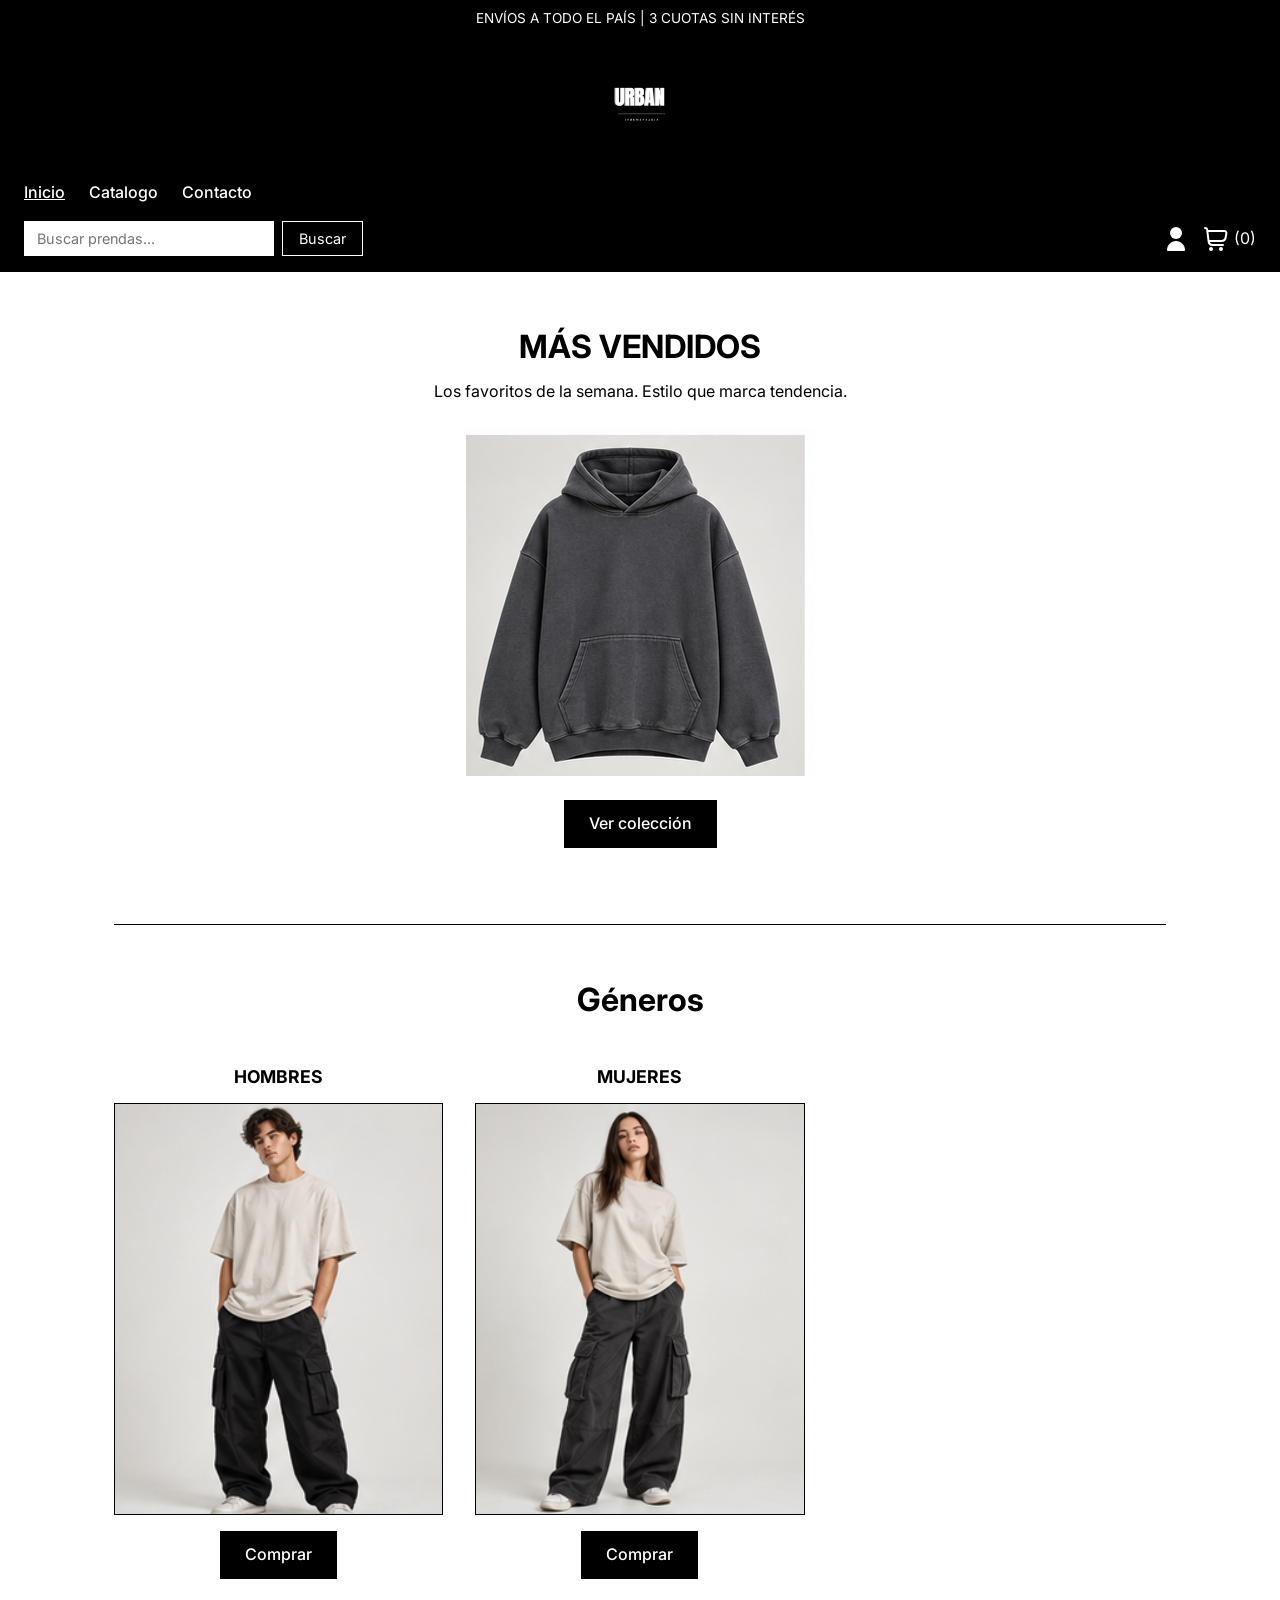
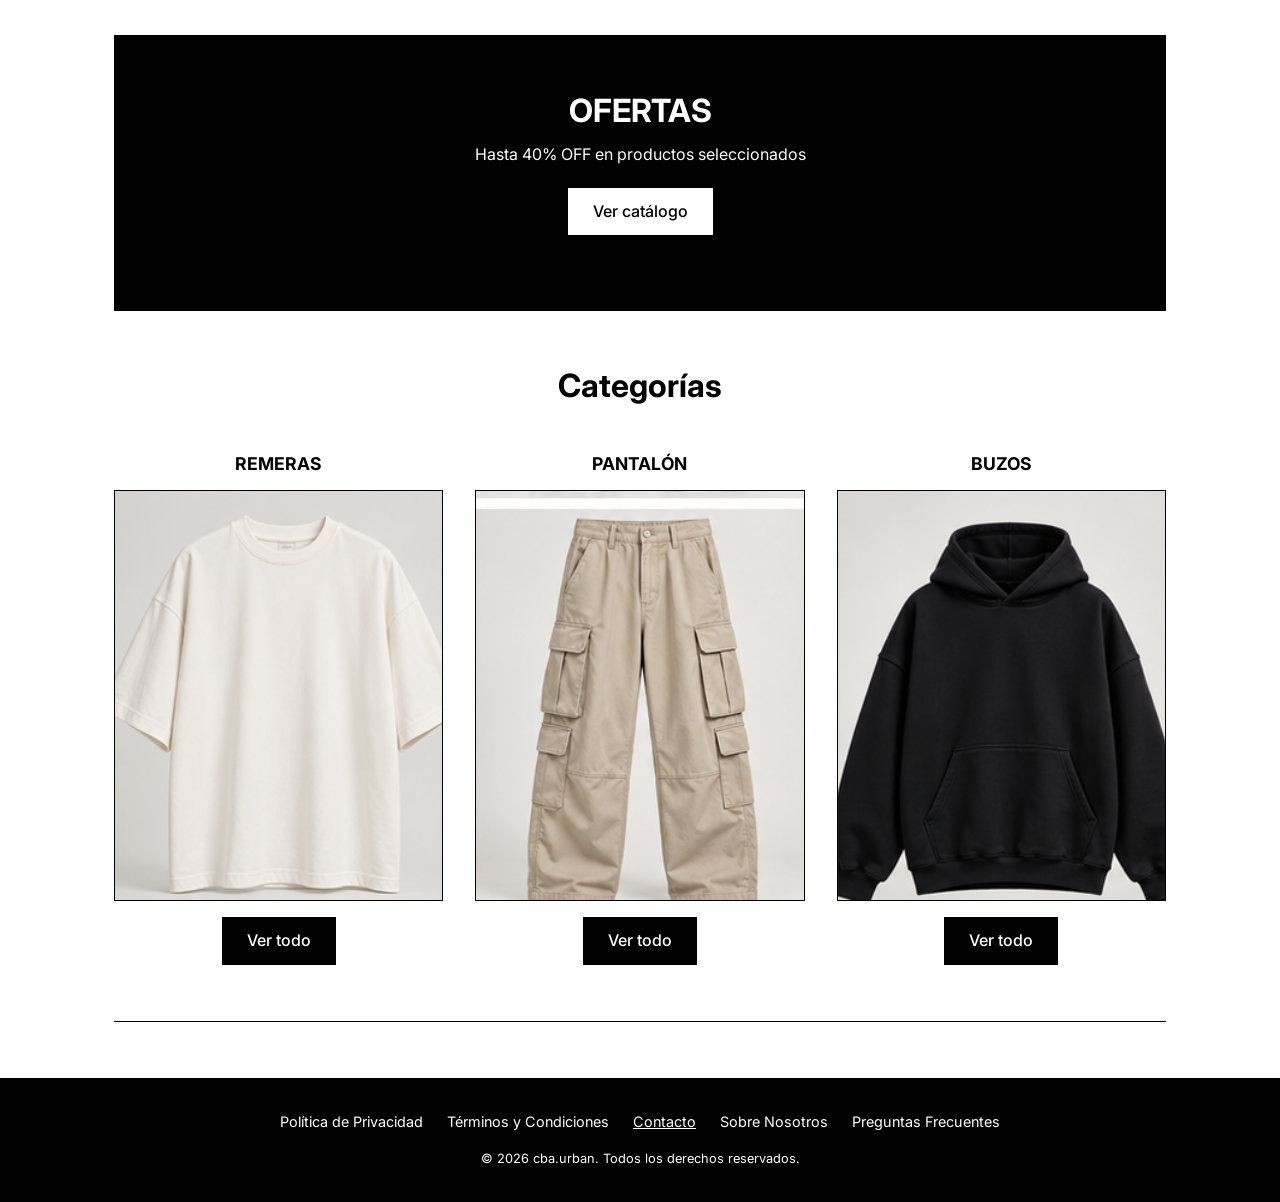
<file: src/index.html>
<!DOCTYPE html>
<html lang="es">
<head>
    <meta charset="UTF-8">
    <meta name="viewport" content="width=device-width, initial-scale=1.0">
    <title>cba.urban - Inicio</title>
    <link rel="icon" type="image/png" href="./recursos/imagenes/favicon-urban.png">
    <link rel="stylesheet" href="./recursos/estilos/index.css">
    <script type="module" src="./recursos/js/renderizado.js"></script>
</head>
<body>

    <!-- Barra superior de anuncios -->
     <aside class="barra-anuncios" aria-label="Promociones">
        <p>ENVÍOS A TODO EL PAÍS | 3 CUOTAS SIN INTERÉS</p>
    </aside>

    
    <header class="encabezado-principal">
        <a href="index.html"><img src="./recursos/imagenes/logo-urban.png" alt="Logo de el emprendimiento"></a>
        <h1>Inicio: ropa urbana, ofertas y categorías</h1>

        <!-- menu hamburguesa -->
        <input type="checkbox" id="menu-toggle">
        <label for="menu-toggle" aria-label="Abrir o cerrar menú">
            <img src="./recursos/imagenes/menu-hamburguesa.svg" alt="Menú">
        </label>

       
        <nav aria-label="Navegación principal">
            <ul>
                <li><a href="index.html" aria-current="page">Inicio</a></li>
                <li><a href="./catalogo.html">Catalogo</a></li>
                <li><a href="./contacto.html">Contacto</a></li>
            </ul>
        </nav>

        <form action="./catalogo.html" method="get">
            <label for="buscar-nav">Buscar:</label>
            <input type="search" id="buscar-nav" name="q" placeholder="Buscar prendas...">
            <button type="submit">Buscar</button>
        </form>

        
        <ul>
            <li>
                <a href="./perfil.html">
                    <img src="./recursos/imagenes/usuario.svg" alt="Mi perfil">
                </a>
            </li>
            <li>
                <a href="./carrito.html">
                    <img src="./recursos/imagenes/carrito-de-compras.svg" alt="Carrito">
                    <span id="productos-seleccionados">(0)</span>
                </a>
            </li>
        </ul>
    </header>

    <main class="contenido-principal">

        <!-- mas vendidos -->
        <section>
            <h2>MÁS VENDIDOS</h2>
            <p>Los favoritos de la semana. Estilo que marca tendencia.</p>
            <img src="./recursos/imagenes/buzo-gris-urban.png" alt="Buzo Urban colección semanal">
            <p><a href="./catalogo.html">Ver colección</a></p>
        </section>

        <!-- secciones por genero -->
        <section>
            <h2>Géneros</h2>

            <article>
                <h3>HOMBRES</h3>
                <img src="./recursos/imagenes/fit-urban-hombre.png" alt="Ropa urbana para hombres">
                <p><a href="./catalogo.html">Comprar</a></p>
            </article>

            <article>
                <h3>MUJERES</h3>
                <img src="./recursos/imagenes/fit-urban-mujer.png" alt="Ropa urbana para mujeres">
                <p><a href="./catalogo.html">Comprar</a></p>
            </article>
        </section>

        <!-- Banner de Ofertas -->
        <section>
            <h2>OFERTAS</h2>
            <p>Hasta 40% OFF en productos seleccionados</p>
            <p><a href="./catalogo.html">Ver catálogo</a></p>
        </section>

        <!-- Categorías destacadas -->
        <section>
            <h2>Categorías</h2>

            <article>
                <h3>REMERAS</h3>
                <img src="./recursos/imagenes/remera-blanca-urban.png" alt="Remera Urban">
                <p><a href="./catalogo.html">Ver todo</a></p>
            </article>

            <article>
                <h3>PANTALÓN</h3>
                <img src="./recursos/imagenes/cargo-blanco-urban.png" alt="Pantalón Urban">
                <p><a href="./catalogo.html">Ver todo</a></p>
            </article>

            <article>
                <h3>BUZOS</h3>
                <img src="./recursos/imagenes/buzo-urban.png" alt="Buzo Urban">
                <p><a href="./catalogo.html">Ver todo</a></p>
            </article>
        </section>

    </main>

    <footer class="pie-de-pagina-principal">
        <nav aria-label="Enlaces institucionales">
            <ul>
                <li>Política de Privacidad</li>
                <li>Términos y Condiciones</li>
                <li><a href="./contacto.html">Contacto</a></li>
                <li>Sobre Nosotros</li>
                <li>Preguntas Frecuentes</li>
            </ul>
        </nav>
        <p>&copy; 2026 cba.urban. Todos los derechos reservados.</p>
    </footer>

</body>
</html>
</file>
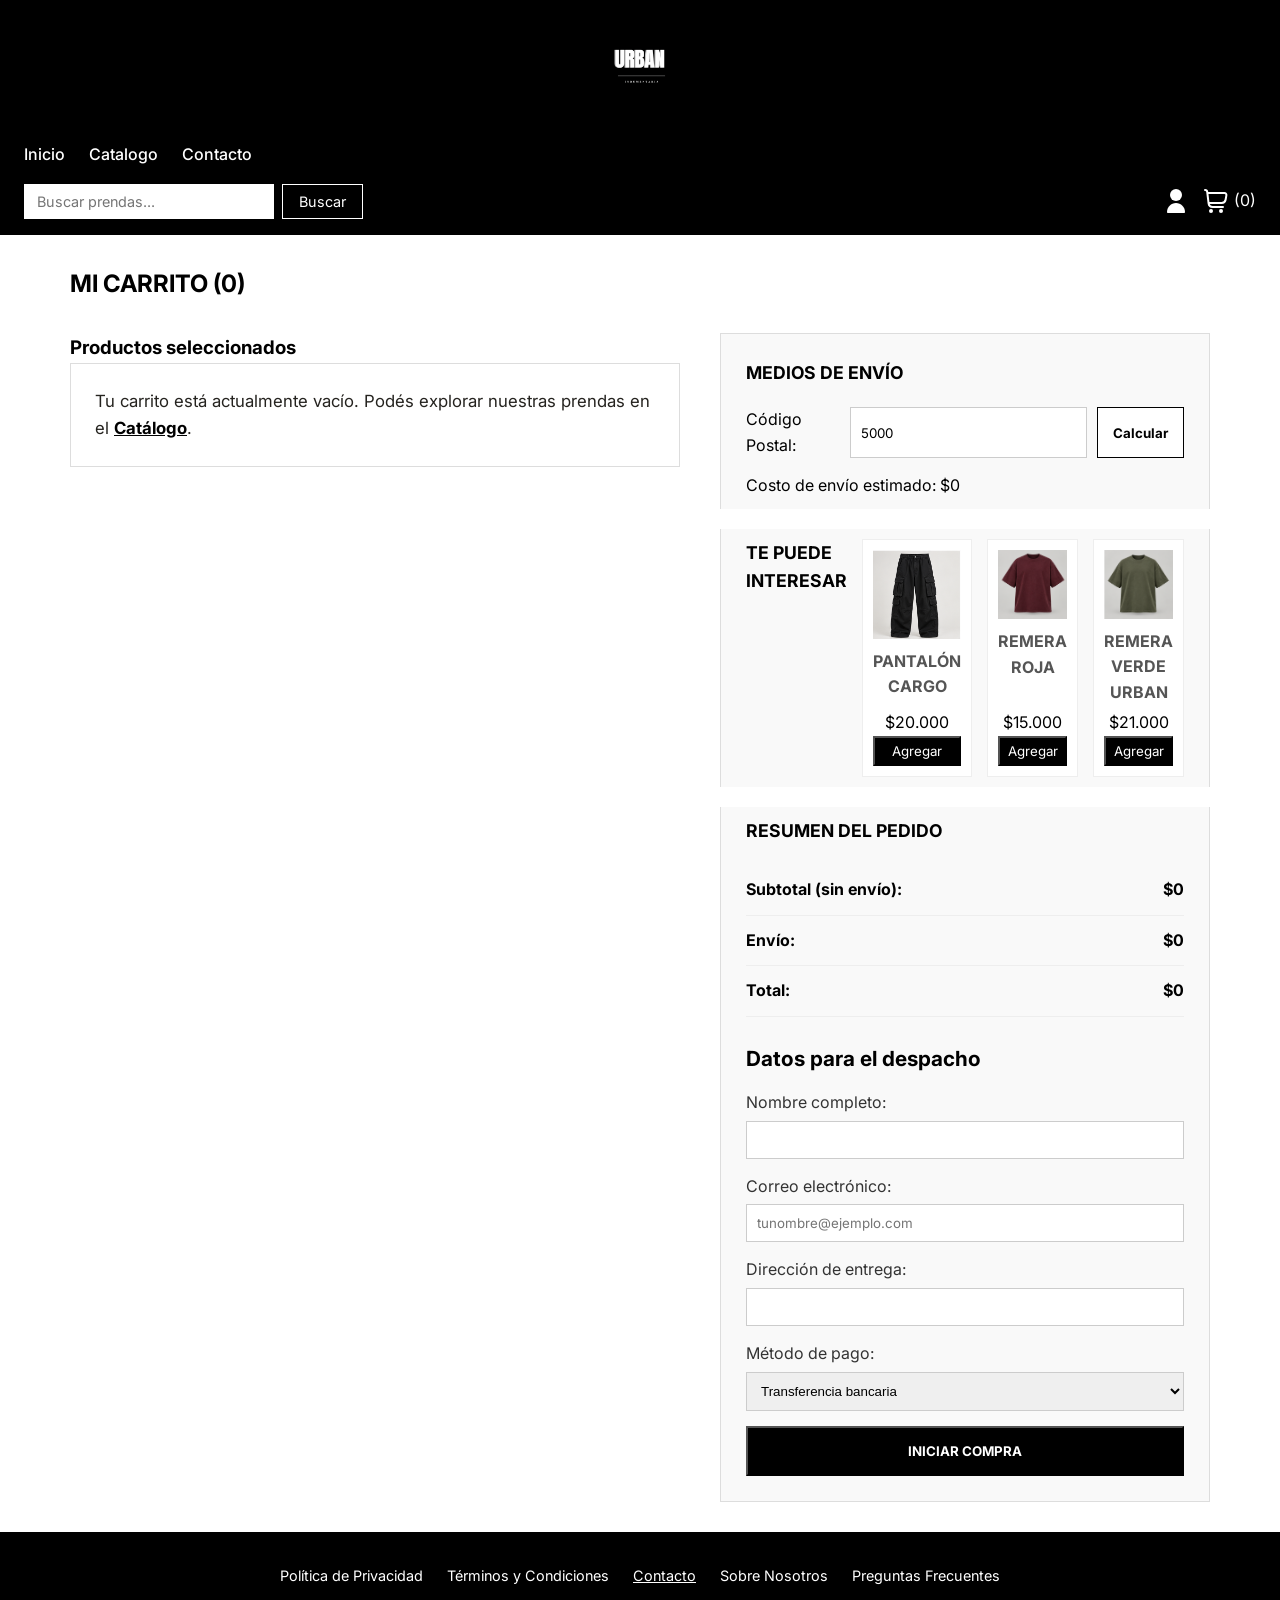
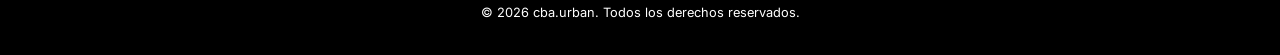
<file: src/carrito.html>
<!DOCTYPE html>
<html lang="es">
<head>
    <meta charset="UTF-8">
    <meta name="viewport" content="width=device-width, initial-scale=1.0">
    <title>cba.urban - Carrito de Compras</title>
    <link rel="icon" type="image/png" href="./recursos/imagenes/favicon-urban.png">
    <link rel="stylesheet" href="./recursos/estilos/index.css">
    <link rel="stylesheet" href="./recursos/estilos/carrito.css">
    <!-- Modulo js para renderizado dinamico del carrito -->
    <script type="module" src="./recursos/js/renderizado.js"></script>
</head>
<body>

    <header class="encabezado-principal">
        <a href="index.html"><img src="./recursos/imagenes/logo-urban.png" alt="Logo de el emprendimiento"></a>
        <h1>Carrito de Compras</h1>
        <input type="checkbox" id="menu-toggle">
        <label for="menu-toggle" aria-label="Abrir o cerrar menú"><img src="./recursos/imagenes/menu-hamburguesa.svg" alt="Menú"></label>
        <nav aria-label="Navegación principal">
            <ul>
                <li><a href="index.html">Inicio</a></li>
                <li><a href="catalogo.html">Catalogo</a></li>
                <li><a href="contacto.html">Contacto</a></li>
            </ul>
        </nav>
        <form action="./catalogo.html" method="get">
            <label for="buscar-nav">Buscar:</label>
            <input type="search" id="buscar-nav" name="q" placeholder="Buscar prendas...">
            <button type="submit">Buscar</button>
        </form>
        <ul>
            <li><a href="./perfil.html"><img src="./recursos/imagenes/usuario.svg" alt="Mi perfil"></a></li>
            <li><a href="./carrito.html"><img src="./recursos/imagenes/carrito-de-compras.svg" alt="Carrito"><span id="productos-seleccionados">(0)</span></a></li>
        </ul>
    </header>

    <main class="contenido-carrito">
        <h2 id="titulo-carrito">MI CARRITO (0)</h2>

        <!-- Artículos en el carrito (renderizados dinámicamente) -->
        <section class="productos-seleccionados">
            <h3>Productos seleccionados</h3>
            <div id="contenedor-carrito">
                <!-- Se inyecta con JavaScript -->
            </div>
        </section>

        <!-- Medios de envío -->
        <section class="medios-envio">
            <h3>MEDIOS DE ENVÍO</h3>
            <form action="carrito.html" method="post">
                <label for="cp-calc">Código Postal:</label>
                <input type="text" id="cp-calc" name="cp" inputmode="numeric" value="5000" pattern="[0-9]{4,8}" required aria-describedby="costo-envio-texto">
                <button type="button" id="boton-calcular-envio">Calcular</button>
            </form>
            <p id="costo-envio-texto">Costo de envío estimado: $0</p>
        </section>

        <!-- Sugeridos -->
        <section class="te-puede-interesar">
            <h3>TE PUEDE INTERESAR</h3>

            <article>
                <img src="./recursos/imagenes/cargo-urban-negro.png" alt="Pantalón Cargo">
                <h4>PANTALÓN CARGO</h4>
                <p>$20.000</p>
                <button type="button" class="boton-sugerido" data-id="2">Agregar</button>
            </article>

            <article>
                <img src="./recursos/imagenes/roja-urban.png" alt="Remera Roja">
                <h4>REMERA ROJA</h4>
                <p>$15.000</p>
                <button type="button" class="boton-sugerido" data-id="10">Agregar</button>
            </article>

            <article>
                <img src="./recursos/imagenes/verde-urban.png" alt="Remera Verde Urban">
                <h4>REMERA VERDE URBAN</h4>
                <p>$21.000</p>
                <button type="button" class="boton-sugerido" data-id="11">Agregar</button>
            </article>
        </section>

        <!-- Resumen de compra y checkout -->
        <section class="resumen-pedido">
            <h3>RESUMEN DEL PEDIDO</h3>
            <table>
                <tbody>
                    <tr>
                        <th scope="row">Subtotal (sin envío):</th>
                        <td id="resumen-subtotal">$0</td>
                    </tr>
                    <tr>
                        <th scope="row">Envío:</th>
                        <td id="resumen-envio">$0</td>
                    </tr>
                    <tr>
                        <th scope="row">Total:</th>
                        <td id="resumen-total">$0</td>
                    </tr>
                </tbody>
            </table>

            <form id="form-checkout" action="confirmacion.html" method="get">
                <legend>Datos para el despacho</legend>

                <div>
                    <label for="nom-comprador">Nombre completo:</label>
                    <input type="text" id="nom-comprador" name="nombre" minlength="3" required>
                </div>

                <div>
                    <label for="email-comprador">Correo electrónico:</label>
                    <input type="email" id="email-comprador" name="email" required placeholder="tunombre@ejemplo.com">
                </div>

                <div>
                    <label for="dir-comprador">Dirección de entrega:</label>
                    <input type="text" id="dir-comprador" name="direccion" minlength="5" required>
                </div>

                <div>
                    <label for="medio-pago">Método de pago:</label>
                    <select id="medio-pago" name="pago">
                        <option value="transferencia">Transferencia bancaria</option>
                        <option value="tarjeta">Tarjeta de crédito / débito</option>
                        <option value="mercadopago">Mercado Pago</option>
                    </select>
                </div>

                <button type="submit" id="boton-checkout">INICIAR COMPRA</button>
                <p id="mensaje-checkout" role="status" aria-live="polite"></p>
            </form>
        </section>

    </main>

    <footer class="pie-de-pagina-principal">
        <nav aria-label="Enlaces institucionales">
            <ul>
                <li>Política de Privacidad</li>
                <li>Términos y Condiciones</li>
                <li><a href="contacto.html">Contacto</a></li>
                <li>Sobre Nosotros</li>
                <li>Preguntas Frecuentes</li>
            </ul>
        </nav>
        <p>&copy; 2026 cba.urban. Todos los derechos reservados.</p>
    </footer>

</body>
</html>
</file>
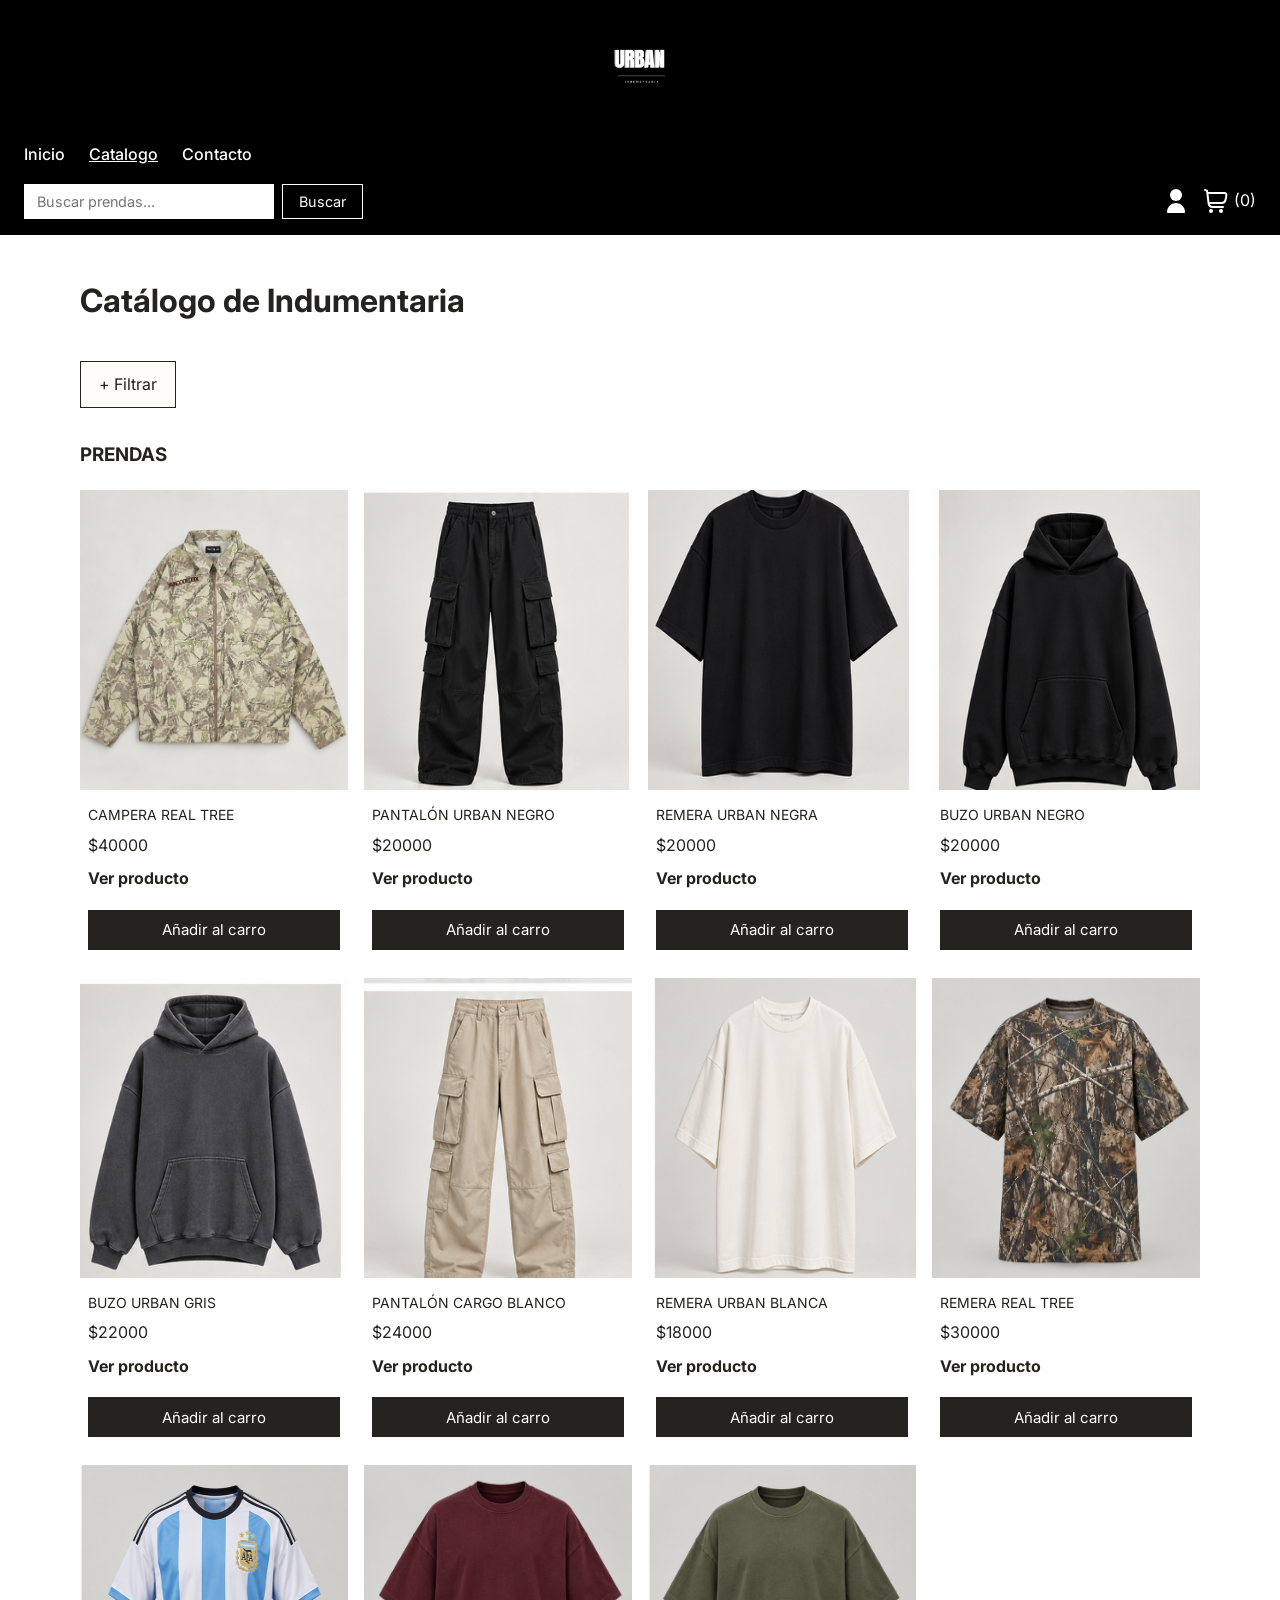
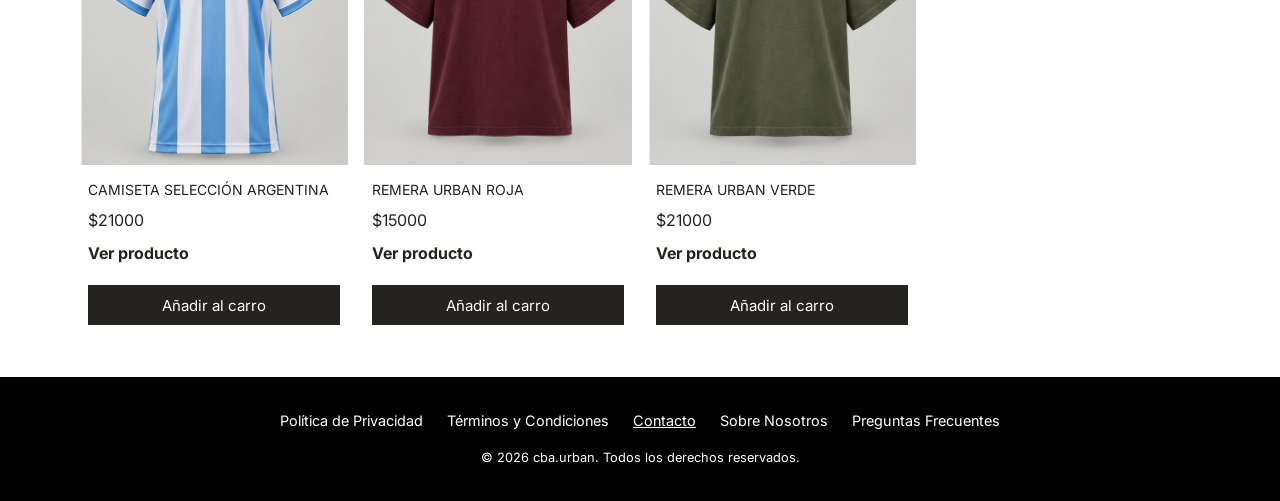
<file: src/catalogo.html>
<!DOCTYPE html>
<html lang="es">

<head>
    <meta charset="UTF-8">
    <meta name="viewport" content="width=device-width, initial-scale=1.0">
    <title>cba.urban - Catálogo</title>
    <link rel="icon" type="image/png" href="./recursos/imagenes/favicon-urban.png">
    <link rel="stylesheet" href="./recursos/estilos/index.css">
    <link rel="stylesheet" href="./recursos/estilos/catalogo.css">
    <!-- Carga del módulo principal de javascript -->
    <script type="module" src="./recursos/js/catalogo.js"></script>
</head>

<body>

    <header class="encabezado-principal">
        <a href="index.html"><img src="./recursos/imagenes/logo-urban.png" alt="Logo de el emprendimiento"></a>
        <h1>Catálogo de indumentaria urbana</h1>
        <input type="checkbox" id="menu-toggle">
        <label for="menu-toggle" aria-label="Abrir o cerrar menú"><img src="./recursos/imagenes/menu-hamburguesa.svg" alt="Menú"></label>
        <nav aria-label="Navegación principal">
            <ul>
                <li><a href="index.html">Inicio</a></li>
                <li><a href="catalogo.html" aria-current="page">Catalogo</a></li>
                <li><a href="contacto.html">Contacto</a></li>
            </ul>
        </nav>
        <form action="./catalogo.html" method="get">
            <label for="buscar-nav">Buscar:</label>
            <input type="search" id="buscar-nav" name="q" placeholder="Buscar prendas...">
            <button type="submit">Buscar</button>
        </form>
        <ul>
            <li><a href="./perfil.html"><img src="./recursos/imagenes/usuario.svg" alt="Mi perfil"></a></li>
            <li><a href="./carrito.html"><img src="./recursos/imagenes/carrito-de-compras.svg" alt="Carrito"><span id="productos-seleccionados">(0)</span></a></li>
        </ul>
    </header>

    <main class="contenido-catalogo">
        <h2>Catálogo de Indumentaria</h2>

        <!-- notificación de compra -->
        <dialog id="dialogo">
            <h2>Producto añadido</h2>
            <p>Se ha añadido la prenda seleccionada al carrito de compras.</p>
            <form method="dialog">
                <button>Seguir comprando</button>
            </form>
        </dialog>

        <!-- Filtros del catálogo -->
        <details class="filtros-catalogo">
            <summary>Filtrar</summary>
            <aside>
                <h3>Filtros</h3>
                <form class="formulario-catalogo" action="catalogo.html" method="get">
                    <div>
                        <label for="filtro-categoria">Categoría:</label>
                        <select id="filtro-categoria" name="cat">
                            <option value="todas">Todas las categorías</option>
                            <option value="remeras">Remeras</option>
                            <option value="pantalones">Pantalones</option>
                            <option value="buzos">Buzos</option>
                            <option value="camperas">Camperas</option>
                        </select>
                    </div>

                    <div>
                        <label for="filtro-talle">Talle:</label>
                        <select id="filtro-talle" name="talle">
                            <option value="todos">Todos los talles</option>
                            <option value="S">S</option>
                            <option value="M">M</option>
                            <option value="L">L</option>
                            <option value="XL">XL</option>
                        </select>
                    </div>

                    <button type="button" id="boton-aplicar-filtros">Aplicar filtros</button>
                    <button type="button" id="boton-limpiar-filtros">Ver todos</button>
                </form>
            </aside>
        </details>

        <!-- listado dinamico de prendas renderizado via javascript -->
        <section>
            <h3>Prendas</h3>
            <div id="contenedor-productos" class="seccion-prendas-catalogo">
                <!-- se renderiza dinamicamente via javascript -->
            </div>
        </section>

    </main>

    <footer class="pie-de-pagina-principal">
        <nav aria-label="Enlaces institucionales">
            <ul>
                <li>Política de Privacidad</li>
                <li>Términos y Condiciones</li>
                <li><a href="contacto.html">Contacto</a></li>
                <li>Sobre Nosotros</li>
                <li>Preguntas Frecuentes</li>
            </ul>
        </nav>
        <p>&copy; 2026 cba.urban. Todos los derechos reservados.</p>
    </footer>

</body>

</html>
</file>
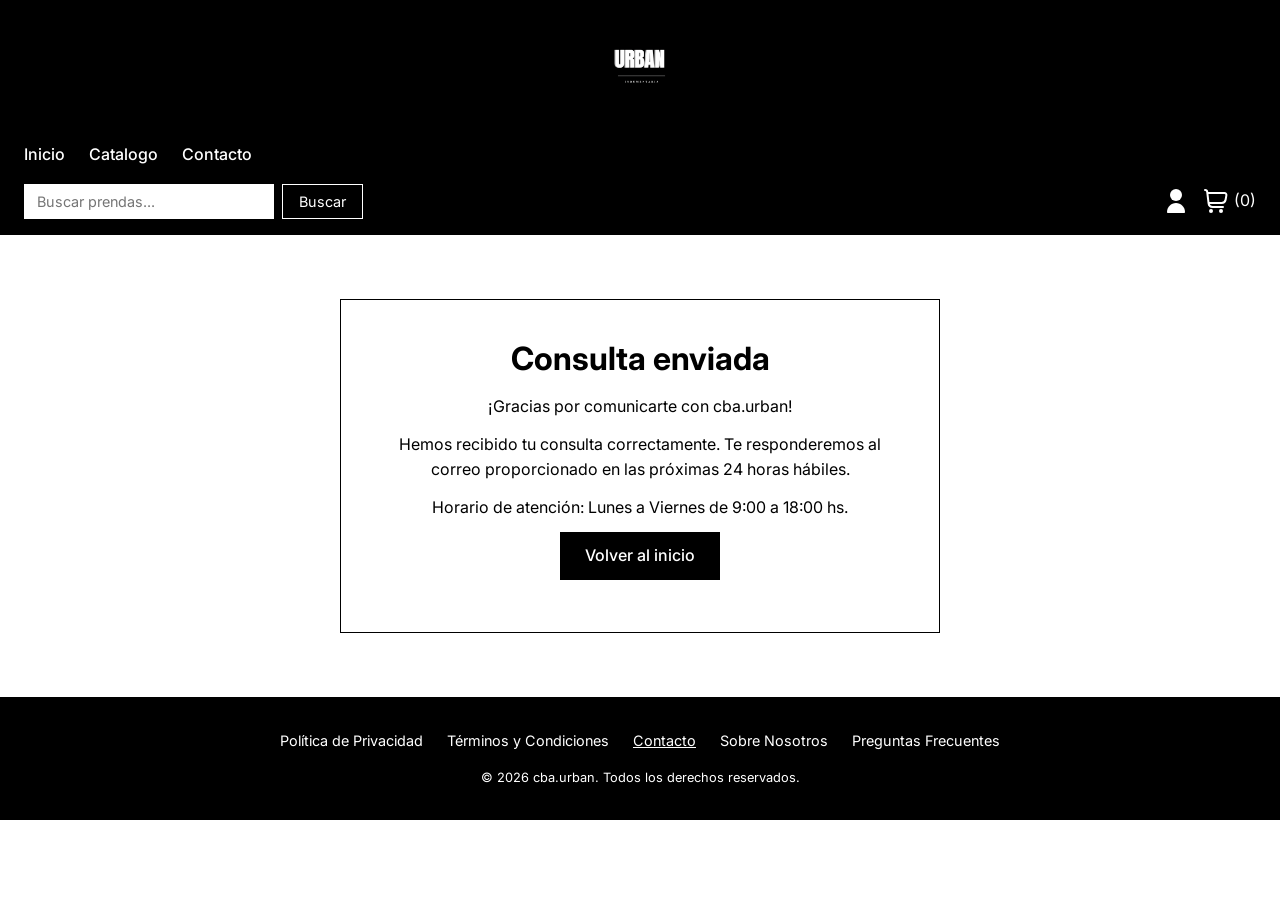
<file: src/confirmacion-contacto.html>
<!DOCTYPE html>
<html lang="es">

<head>
    <meta charset="UTF-8">
    <meta name="viewport" content="width=device-width, initial-scale=1.0">
    <title>cba.urban - Consulta enviada</title>
    <link rel="icon" type="image/png" href="./recursos/imagenes/favicon-urban.png">
    <link rel="stylesheet" href="./recursos/estilos/index.css">
    <link rel="stylesheet" href="./recursos/estilos/confirmaciones.css">
    <script type="module" src="./recursos/js/renderizado.js"></script>
</head>

<body>


    <header class="encabezado-principal">
        <a href="index.html"><img src="./recursos/imagenes/logo-urban.png" alt="Logo de el emprendimiento"></a>
        <h1>Consulta enviada con éxito</h1>

        <!-- menu hamburguesa -->
        <input type="checkbox" id="menu-toggle">
        <label for="menu-toggle" aria-label="Abrir o cerrar menú">
            <img src="./recursos/imagenes/menu-hamburguesa.svg" alt="Menú">
        </label>

        
        <nav aria-label="Navegación principal">
            <ul>
                <li><a href="index.html">Inicio</a></li>
                <li><a href="./catalogo.html">Catalogo</a></li>
                <li><a href="./contacto.html">Contacto</a></li>
            </ul>
        </nav>

        
        <form action="./catalogo.html" method="get">
            <label for="buscar-nav">Buscar:</label>
            <input type="search" id="buscar-nav" name="q" placeholder="Buscar prendas...">
            <button type="submit">Buscar</button>
        </form>

        
        <ul>
            <li>
                <a href="./perfil.html">
                    <img src="./recursos/imagenes/usuario.svg" alt="Mi perfil">
                </a>
            </li>
            <li>
                <a href="./carrito.html">
                    <img src="./recursos/imagenes/carrito-de-compras.svg" alt="Carrito">
                    <span id="productos-seleccionados">(0)</span>
                </a>
            </li>
        </ul>
    </header>

    <main class="contenido-confirmacion">
        <h2>Consulta enviada</h2>
        <p>¡Gracias por comunicarte con cba.urban!</p>
        <p>Hemos recibido tu consulta correctamente. Te responderemos al correo proporcionado en las próximas 24 horas hábiles.</p>
        <p>Horario de atención: Lunes a Viernes de 9:00 a 18:00 hs.</p>
        <p><a href="./index.html">Volver al inicio</a></p>
    </main>

   
    <footer class="pie-de-pagina-principal">
        <nav aria-label="Enlaces institucionales">
            <ul>
                <li>Política de Privacidad</li>
                <li>Términos y Condiciones</li>
                <li><a href="contacto.html">Contacto</a></li>
                <li>Sobre Nosotros</li>
                <li>Preguntas Frecuentes</li>
            </ul>
        </nav>
        <p>&copy; 2026 cba.urban. Todos los derechos reservados.</p>
    </footer>

</body>

</html>
</file>
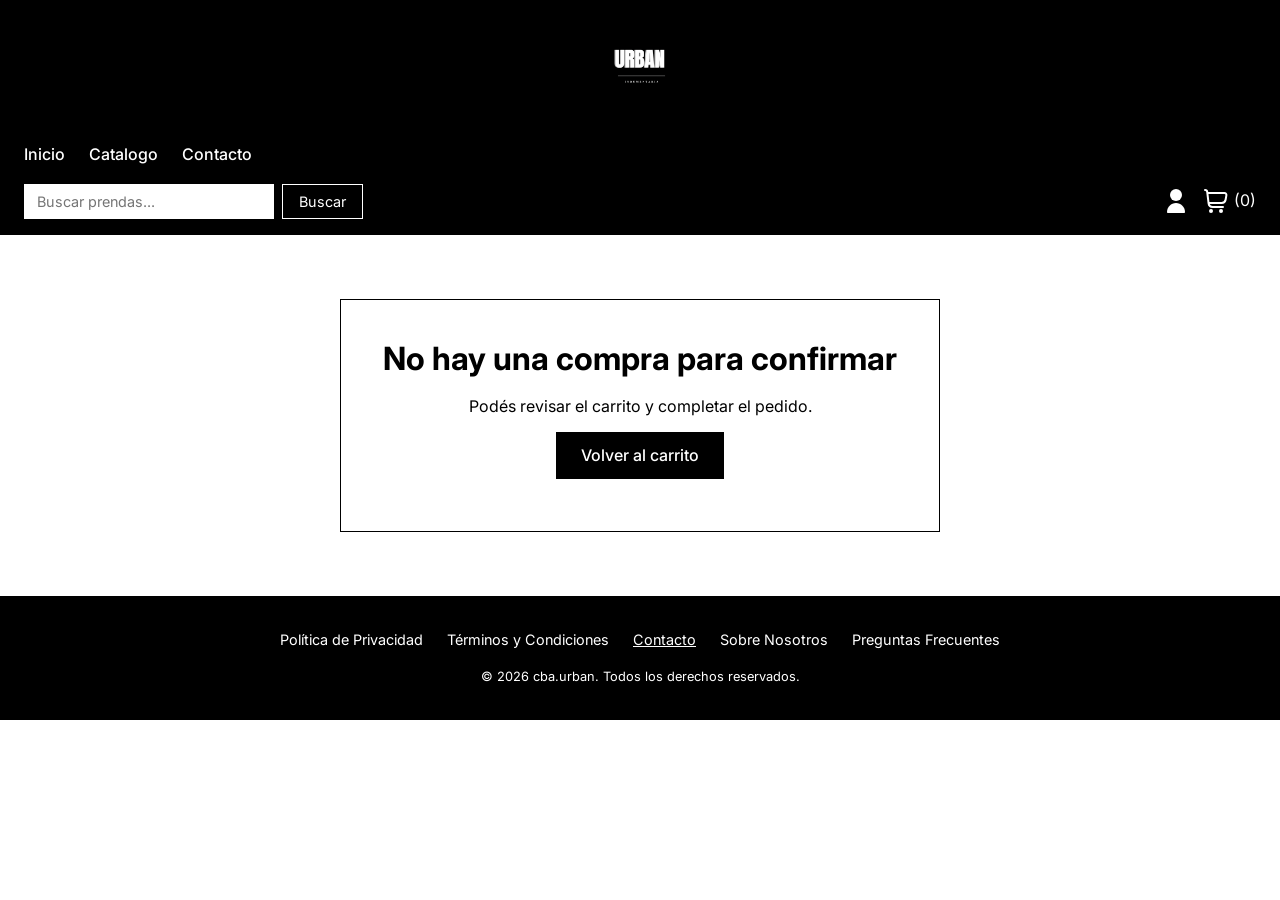
<file: src/confirmacion.html>
<!DOCTYPE html>
<html lang="es">
<head>
    <meta charset="UTF-8">
    <meta name="viewport" content="width=device-width, initial-scale=1.0">
    <title>cba.urban - Compra confirmada</title>
    <link rel="icon" type="image/png" href="./recursos/imagenes/favicon-urban.png">
    <link rel="stylesheet" href="./recursos/estilos/index.css">
    <link rel="stylesheet" href="./recursos/estilos/confirmaciones.css">
    <script type="module" src="./recursos/js/renderizado.js"></script>
</head>
<body>

    <header class="encabezado-principal">
        <a href="index.html"><img src="./recursos/imagenes/logo-urban.png" alt="Logo de el emprendimiento"></a>
        <h1>Confirmación de tu compra</h1>

        <!-- menu hamburguesa-->
        <input type="checkbox" id="menu-toggle">
        <label for="menu-toggle" aria-label="Abrir o cerrar menú">
            <img src="./recursos/imagenes/menu-hamburguesa.svg" alt="Menú">
        </label>

       
        <nav aria-label="Navegación principal">
            <ul>
                <li><a href="index.html">Inicio</a></li>
                <li><a href="./catalogo.html">Catalogo</a></li>
                <li><a href="./contacto.html">Contacto</a></li>
            </ul>
        </nav>

        
        <form action="./catalogo.html" method="get">
            <label for="buscar-nav">Buscar:</label>
            <input type="search" id="buscar-nav" name="q" placeholder="Buscar prendas...">
            <button type="submit">Buscar</button>
        </form>

       
        <ul>
            <li>
                <a href="./perfil.html">
                    <img src="./recursos/imagenes/usuario.svg" alt="Mi perfil">
                </a>
            </li>
            <li>
                <a href="./carrito.html">
                    <img src="./recursos/imagenes/carrito-de-compras.svg" alt="Carrito">
                    <span id="productos-seleccionados">(0)</span>
                </a>
            </li>
        </ul>
    </header>

    <main id="confirmacion-compra" class="contenido-confirmacion">
        <h2>Revisando el pedido</h2>
        <p>Estamos verificando el resumen de esta compra.</p>
    </main>

    
    <footer class="pie-de-pagina-principal">
        <nav aria-label="Enlaces institucionales">
            <ul>
                <li>Política de Privacidad</li>
                <li>Términos y Condiciones</li>
                <li><a href="./contacto.html">Contacto</a></li>
                <li>Sobre Nosotros</li>
                <li>Preguntas Frecuentes</li>
            </ul>
        </nav>
        <p>&copy; 2026 cba.urban. Todos los derechos reservados.</p>
    </footer>

</body>
</html>
</file>
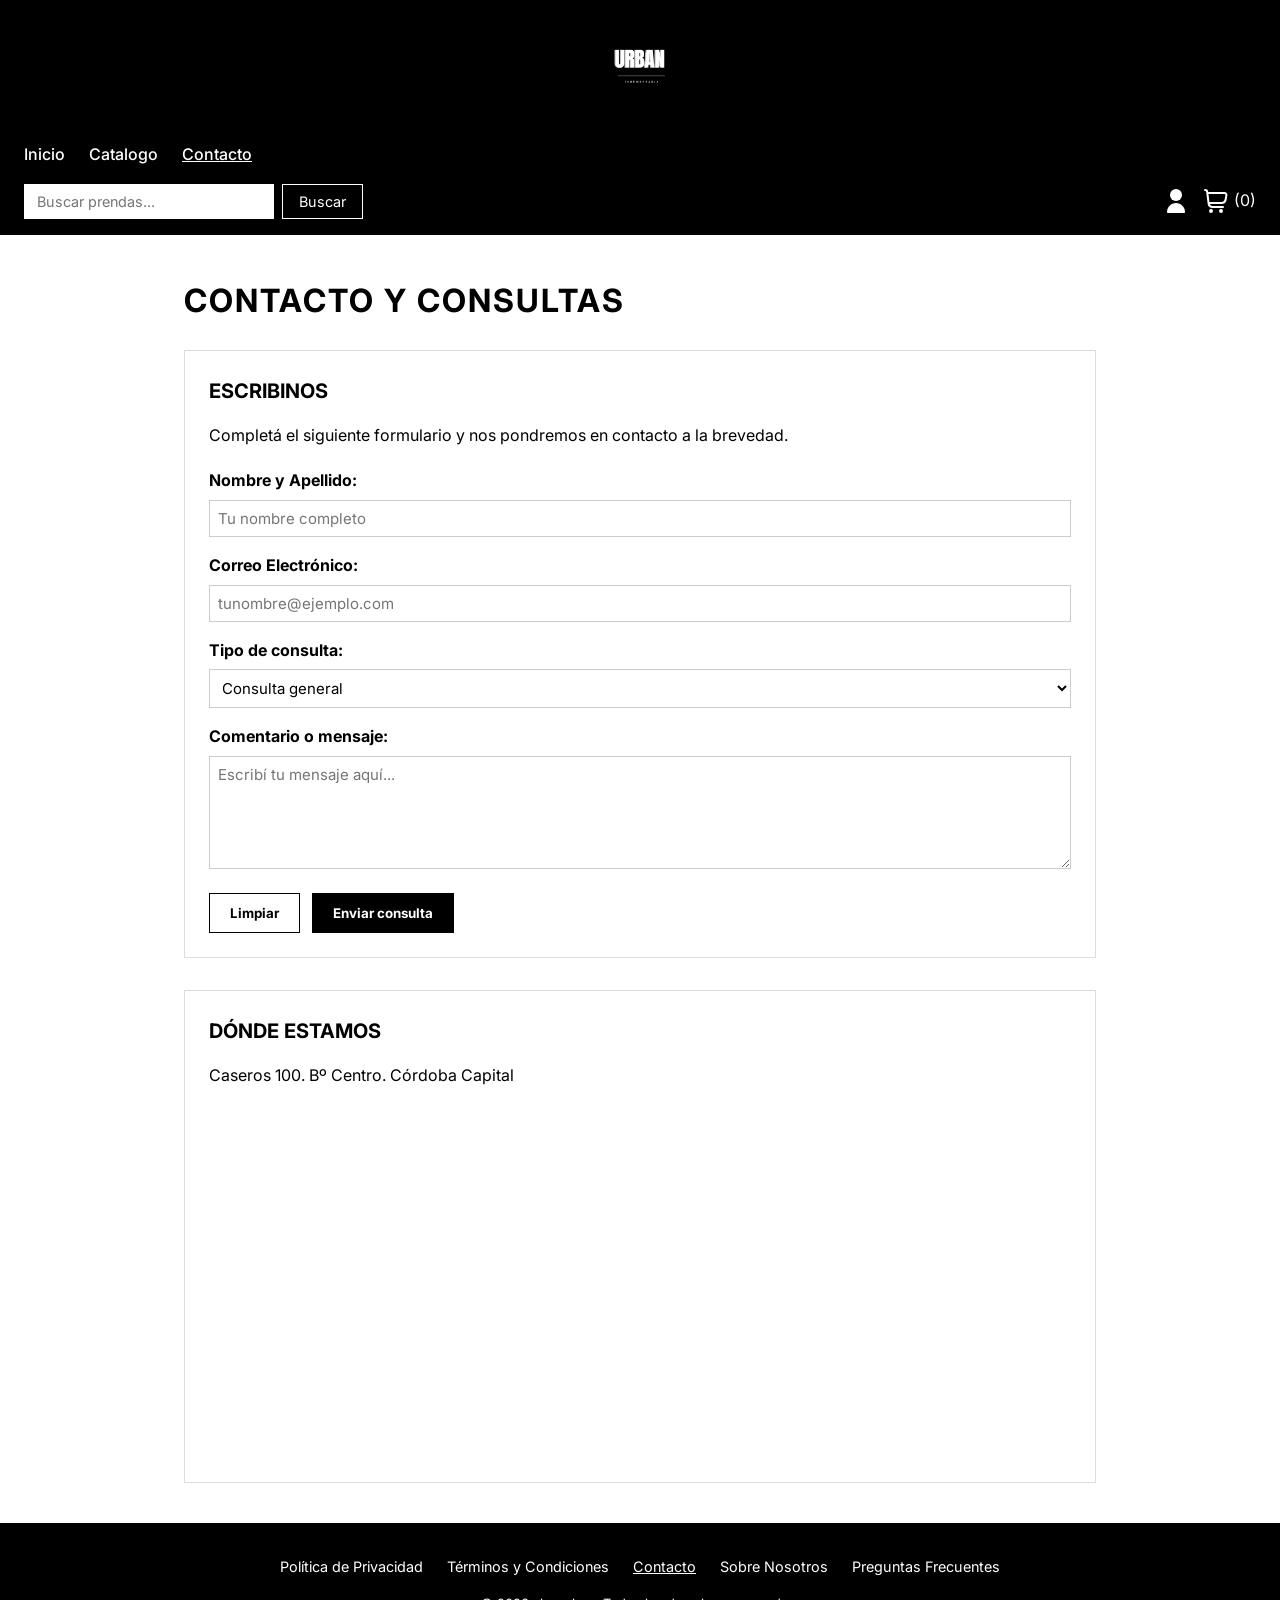
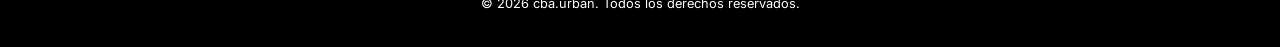
<file: src/contacto.html>
<!DOCTYPE html>
<html lang="es">

<head>
    <meta charset="UTF-8">
    <meta name="viewport" content="width=device-width, initial-scale=1.0">
    <title>cba.urban - Contacto</title>
    <link rel="icon" type="image/png" href="./recursos/imagenes/favicon-urban.png">
    <link rel="stylesheet" href="./recursos/estilos/index.css">
    <link rel="stylesheet" href="./recursos/estilos/contacto.css">
    <script type="module" src="./recursos/js/renderizado.js"></script>
</head>

<body>

    
    <header class="encabezado-principal">
        <a href="index.html"><img src="./recursos/imagenes/logo-urban.png" alt="Logo de el emprendimiento"></a>
        <h1>Contacto y consultas</h1>

        <!-- menu hamburguesa -->
        <input type="checkbox" id="menu-toggle">
        <label for="menu-toggle" aria-label="Abrir o cerrar menú">
            <img src="./recursos/imagenes/menu-hamburguesa.svg" alt="Menú">
        </label>

        
        <nav aria-label="Navegación principal">
            <ul>
                <li><a href="index.html">Inicio</a></li>
                <li><a href="catalogo.html">Catalogo</a></li>
                <li><a href="contacto.html" aria-current="page">Contacto</a></li>
            </ul>
        </nav>

       
        <form action="./catalogo.html" method="get">
            <label for="buscar-nav">Buscar:</label>
            <input type="search" id="buscar-nav" name="q" placeholder="Buscar prendas...">
            <button type="submit">Buscar</button>
        </form>

        
        <ul>
            <li>
                <a href="./perfil.html">
                    <img src="./recursos/imagenes/usuario.svg" alt="Mi perfil">
                </a>
            </li>
            <li>
                <a href="./carrito.html">
                    <img src="./recursos/imagenes/carrito-de-compras.svg" alt="Carrito">
                    <span id="productos-seleccionados">(0)</span>
                </a>
            </li>
        </ul>
    </header>

    <main class="contenido-contacto">
        <h2>CONTACTO Y CONSULTAS</h2>

        <!-- formulario de contacto -->
        <section>
            <h3>Escribinos</h3>
            <p>Completá el siguiente formulario y nos pondremos en contacto a la brevedad.</p>

            <form class="formulario-contacto" action="confirmacion-contacto.html" method="get">
                <div>
                    <label for="id-nombre">Nombre y Apellido:</label>
                    <input type="text" name="nombre" id="id-nombre" required placeholder="Tu nombre completo">
                </div>

                <div>
                    <label for="id-email">Correo Electrónico:</label>
                    <input type="email" name="email" id="id-email" required placeholder="tunombre@ejemplo.com">
                </div>

                <div>
                    <label for="id-tipo-consulta">Tipo de consulta:</label>
                    <select name="tipo-consulta" id="id-tipo-consulta">
                        <option value="general">Consulta general</option>
                        <option value="pedido">Estado de mi pedido</option>
                        <option value="cambio">Cambios y devoluciones</option>
                        <option value="mayorista">Venta mayorista</option>
                    </select>
                </div>

                <div>
                    <label for="id-comentario">Comentario o mensaje:</label>
                    <textarea name="comentario" id="id-comentario" rows="5" required placeholder="Escribí tu mensaje aquí..."></textarea>
                </div>

                <div class="botones-form">
                    <button type="reset">Limpiar</button>
                    <button type="submit">Enviar consulta</button>
                </div>
            </form>
        </section>

        <!--Ubicacion -->
        <section class="ubicacion-contacto">
            <h3>Dónde estamos</h3>
            <p>Caseros 100. Bº Centro. Córdoba Capital</p>
            <iframe src="https://www.google.com/maps/embed?pb=!1m18!1m12!1m3!1d3404.8698411162436!2d-64.18888832428232!3d-31.417711996315624!2m3!1f0!2f0!3f0!3m2!1i1024!2i768!4f13.1!3m3!1m2!1s0x9432a28382167cfb%3A0x1ef3ae3cd0407f65!2sCaseros%20100%2C%20X5000AHD%20C%C3%B3rdoba!5e0!3m2!1ses-419!2sar!4v1788179977394!5m2!1ses-419!2sar" width="100%" height="350" style="border:0;" allowfullscreen="" loading="lazy" referrerpolicy="strict-origin-when-cross-origin" title="Mapa del local en Córdoba"></iframe>
        </section>

    </main>

    
    <footer class="pie-de-pagina-principal">
        <nav aria-label="Enlaces institucionales">
            <ul>
                <li>Política de Privacidad</li>
                <li>Términos y Condiciones</li>
                <li><a href="contacto.html" aria-current="page">Contacto</a></li>
                <li>Sobre Nosotros</li>
                <li>Preguntas Frecuentes</li>
            </ul>
        </nav>
        <p>&copy; 2026 cba.urban. Todos los derechos reservados.</p>
    </footer>

</body>

</html>
</file>
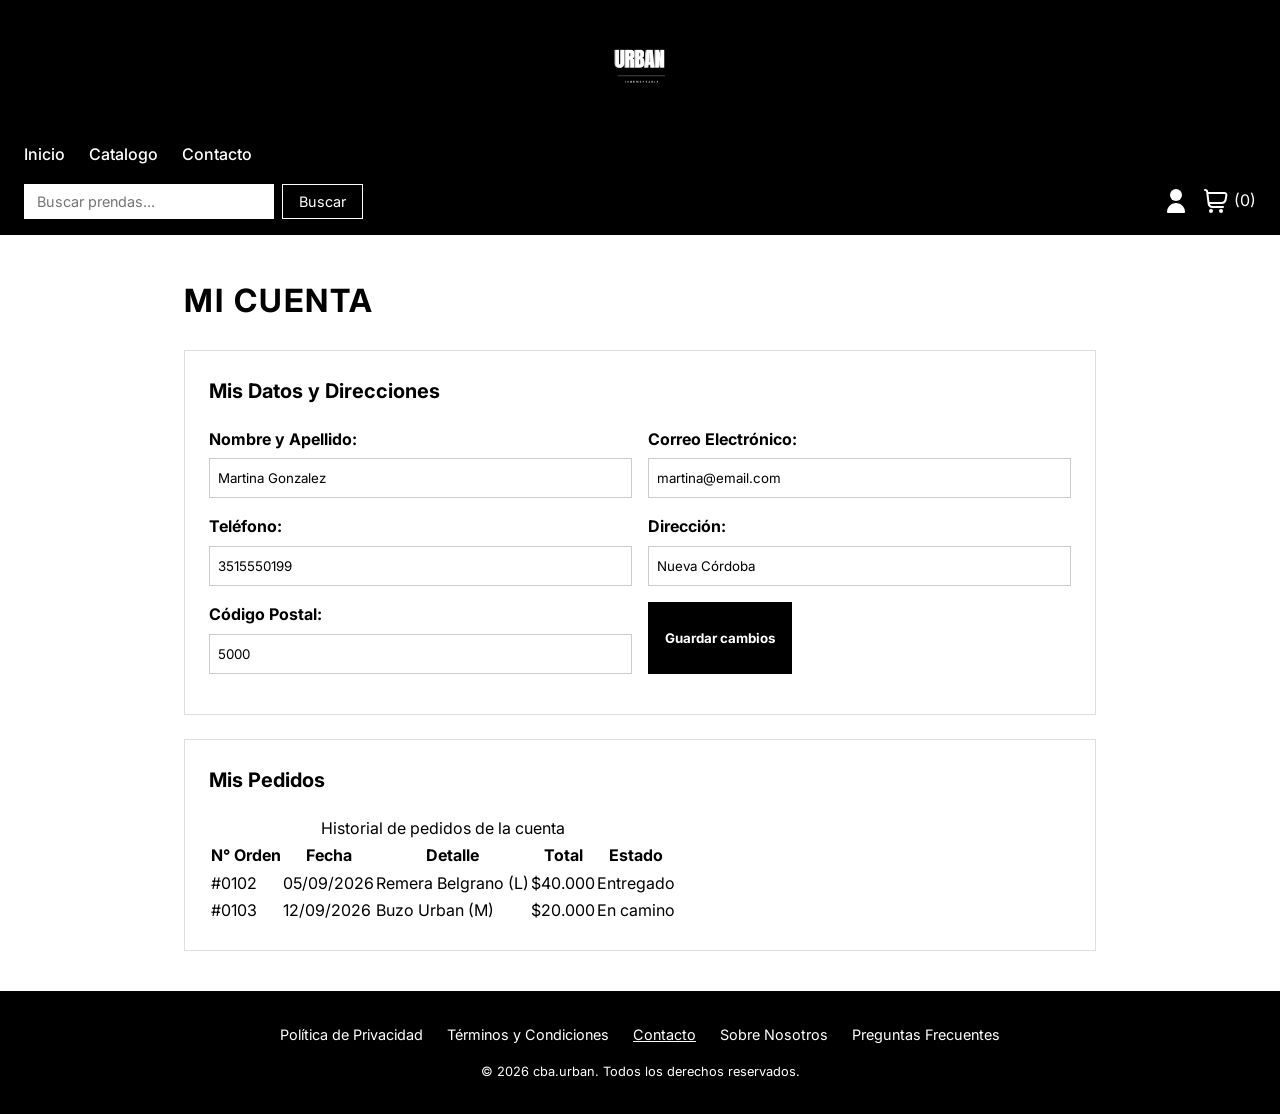
<file: src/perfil.html>
<!DOCTYPE html>
<html lang="es">
<head>
    <meta charset="UTF-8">
    <meta name="viewport" content="width=device-width, initial-scale=1.0">
    <title>cba.urban - Mi Perfil</title>
    <link rel="icon" type="image/png" href="./recursos/imagenes/favicon-urban.png">
    <link rel="stylesheet" href="./recursos/estilos/index.css">
    <link rel="stylesheet" href="./recursos/estilos/perfil.css">
    <script type="module" src="./recursos/js/renderizado.js"></script>
    <script type="module" src="./recursos/js/perfil.js"></script>
</head>
<body>

    <header class="encabezado-principal">
        <a href="index.html"><img src="./recursos/imagenes/logo-urban.png" alt="Logo de el emprendimiento"></a>
        <h1>Mi Perfil</h1>
        <input type="checkbox" id="menu-toggle">
        <label for="menu-toggle" aria-label="Abrir o cerrar menú"><img src="./recursos/imagenes/menu-hamburguesa.svg" alt="Menú"></label>
        <nav aria-label="Navegación principal">
            <ul>
                <li><a href="index.html">Inicio</a></li>
                <li><a href="catalogo.html">Catalogo</a></li>
                <li><a href="contacto.html">Contacto</a></li>
            </ul>
        </nav>
        <form action="./catalogo.html" method="get">
            <label for="buscar-nav">Buscar:</label>
            <input type="search" id="buscar-nav" name="q" placeholder="Buscar prendas...">
            <button type="submit">Buscar</button>
        </form>
        <ul>
            <li><a href="./perfil.html"><img src="./recursos/imagenes/usuario.svg" alt="Mi perfil"></a></li>
            <li><a href="./carrito.html"><img src="./recursos/imagenes/carrito-de-compras.svg" alt="Carrito"><span id="productos-seleccionados">(0)</span></a></li>
        </ul>
    </header>

    <main class="contenido-perfil">
        <h2>MI CUENTA</h2>

        <!-- Mis Datos / Direcciones -->
        <section>
            <h3>Mis Datos y Direcciones</h3>
            <form id="form-perfil" action="#" method="post">
                <div>
                    <label for="usr-nombre">Nombre y Apellido:</label>
                    <input type="text" id="usr-nombre" name="nombre" value="Martina Gonzalez" minlength="3" required>
                </div>

                <div>
                    <label for="usr-email">Correo Electrónico:</label>
                    <input type="email" id="usr-email" name="email" value="martina@email.com">
                </div>

                <div>
                    <label for="usr-tel">Teléfono:</label>
                    <input type="tel" id="usr-tel" name="telefono" value="3515550199" pattern="[0-9 +()-]{8,20}" required>
                </div>

                <div>
                    <label for="usr-dir">Dirección:</label>
                    <input type="text" id="usr-dir" name="direccion" value="Nueva Córdoba" minlength="5" required>
                </div>

                <div>
                    <label for="usr-cp">Código Postal:</label>
                    <input type="text" id="usr-cp" name="cp" value="5000" pattern="[0-9]{4,8}" inputmode="numeric" required>
                </div>

                <button type="submit">Guardar cambios</button>
                <p id="mensaje-perfil" role="status" aria-live="polite"></p>
            </form>
        </section>

        <!-- Historial de Pedidos -->
        <section>
            <h3>Mis Pedidos</h3>
            <table>
                <caption>Historial de pedidos de la cuenta</caption>
                <thead>
                    <tr>
                        <th scope="col">N° Orden</th>
                        <th scope="col">Fecha</th>
                        <th scope="col">Detalle</th>
                        <th scope="col">Total</th>
                        <th scope="col">Estado</th>
                    </tr>
                </thead>
                <tbody>
                    <tr>
                        <td>#0102</td>
                        <td>05/09/2026</td>
                        <td>Remera Belgrano (L)</td>
                        <td>$40.000</td>
                        <td>Entregado</td>
                    </tr>
                    <tr>
                        <td>#0103</td>
                        <td>12/09/2026</td>
                        <td>Buzo Urban (M)</td>
                        <td>$20.000</td>
                        <td>En camino</td>
                    </tr>
                </tbody>
            </table>
        </section>

    </main>

    <footer class="pie-de-pagina-principal">
        <nav aria-label="Enlaces institucionales">
            <ul>
                <li>Política de Privacidad</li>
                <li>Términos y Condiciones</li>
                <li><a href="contacto.html">Contacto</a></li>
                <li>Sobre Nosotros</li>
                <li>Preguntas Frecuentes</li>
            </ul>
        </nav>
        <p>&copy; 2026 cba.urban. Todos los derechos reservados.</p>
    </footer>

</body>
</html>
</file>
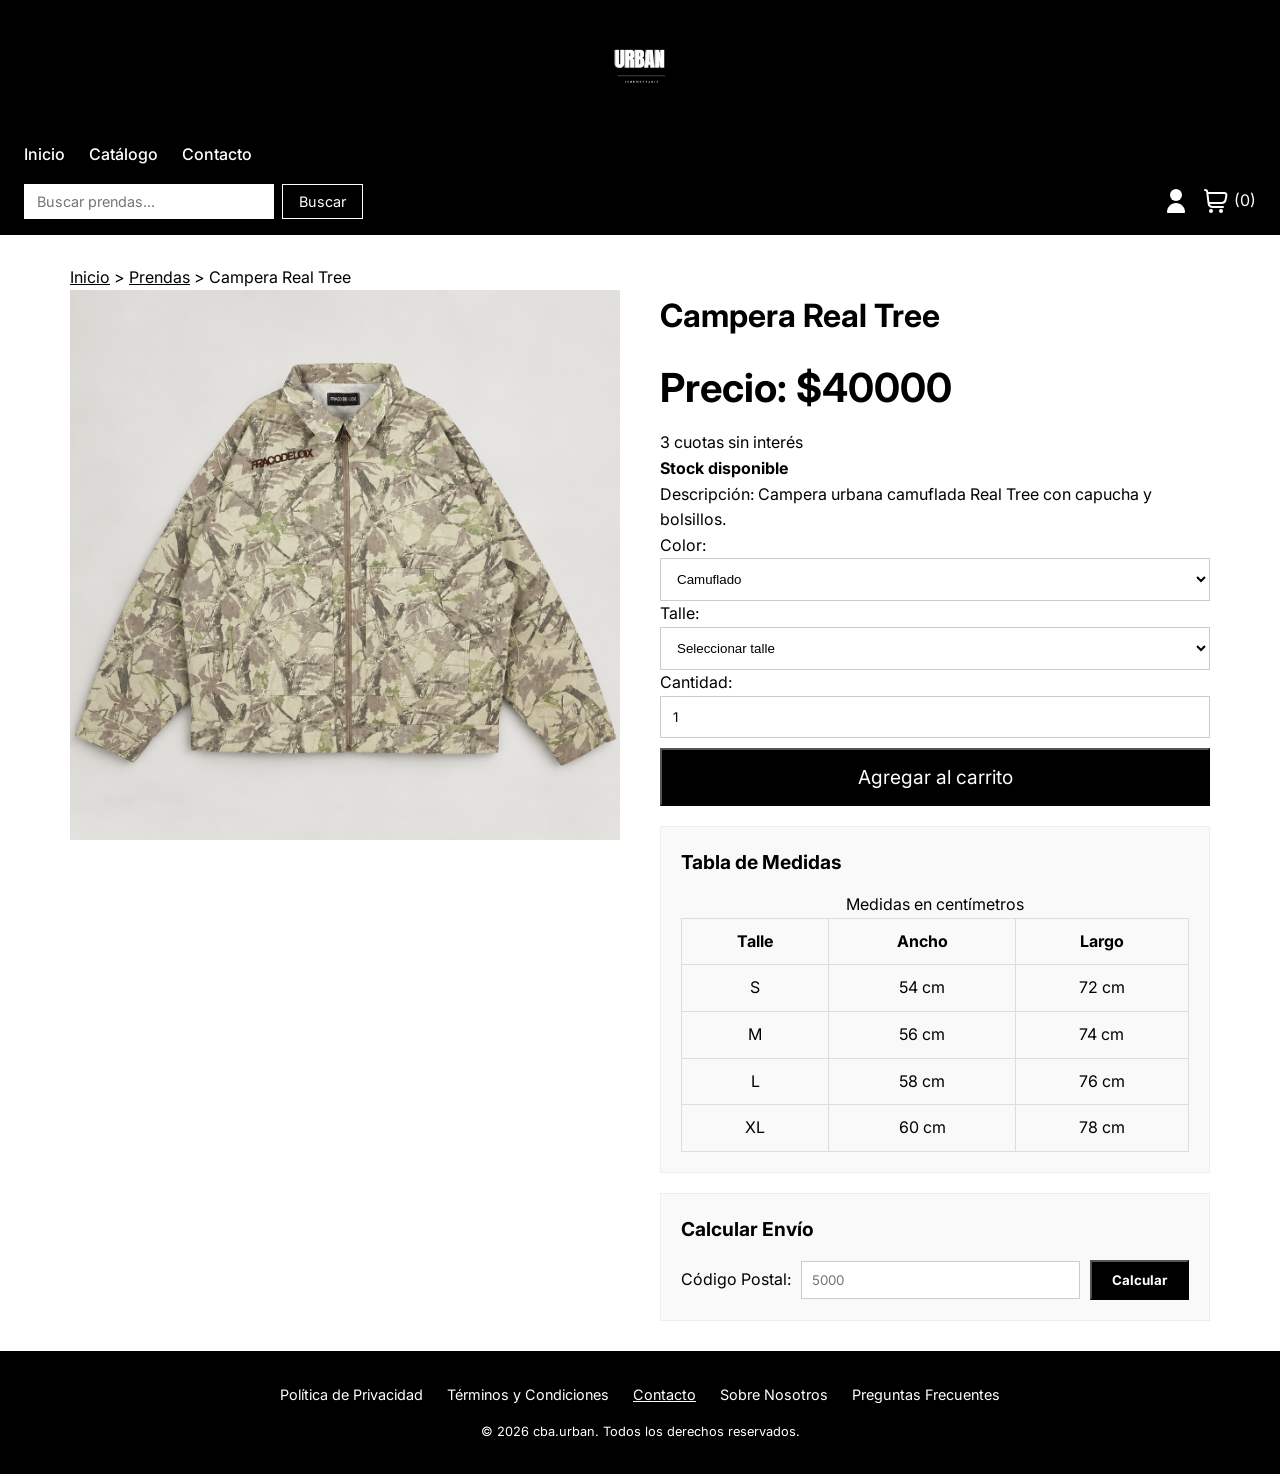
<file: src/producto.html>
<!DOCTYPE html>
<html lang="es">
<head>
    <meta charset="UTF-8">
    <meta name="viewport" content="width=device-width, initial-scale=1.0">
    <title>cba.urban - Detalle de Producto</title>
    <link rel="icon" type="image/png" href="./recursos/imagenes/favicon-urban.png">
    <link rel="stylesheet" href="./recursos/estilos/index.css">
    <link rel="stylesheet" href="./recursos/estilos/producto.css">
    <script type="module" src="./recursos/js/renderizado.js"></script>
</head>
<body>

    <header class="encabezado-principal">
        <a href="index.html"><img src="./recursos/imagenes/logo-urban.png" alt="Logo de el emprendimiento"></a>
        <h1 id="titulo-detalle-h1">Detalle del producto</h1>
        <input type="checkbox" id="menu-toggle">
        <label for="menu-toggle" aria-label="Abrir o cerrar menú"><img src="./recursos/imagenes/menu-hamburguesa.svg" alt="Menú"></label>
        <nav aria-label="Navegación principal">
            <ul>
                <li><a href="index.html">Inicio</a></li>
                <li><a href="catalogo.html">Catálogo</a></li>
                <li><a href="contacto.html">Contacto</a></li>
            </ul>
        </nav>
        <form action="./catalogo.html" method="get">
            <label for="buscar-nav">Buscar:</label>
            <input type="search" id="buscar-nav" name="q" placeholder="Buscar prendas...">
            <button type="submit">Buscar</button>
        </form>
        <ul>
            <li><a href="./perfil.html"><img src="./recursos/imagenes/usuario.svg" alt="Mi perfil"></a></li>
            <li><a href="./carrito.html"><img src="./recursos/imagenes/carrito-de-compras.svg" alt="Carrito"><span id="productos-seleccionados">(0)</span></a></li>
        </ul>
    </header>

    <main class="contenido-producto">

        <!-- Ruta -->
        <nav class="ruta-navegacion" aria-label="Ruta de navegación">
            <p><a href="index.html">Inicio</a> &gt; <a href="catalogo.html">Prendas</a> &gt; <span id="ruta-producto" aria-current="page">Detalle</span></p>
        </nav>

        <!-- Contenedor dinamico de la ficha del producto seleccionado -->
        <article id="contenedor-detalle-producto" class="producto-detalle">
            <!-- Se renderiza dinamicamente via javascript -->
        </article>

    </main>

    <footer class="pie-de-pagina-principal">
        <nav aria-label="Enlaces institucionales">
            <ul>
                <li>Política de Privacidad</li>
                <li>Términos y Condiciones</li>
                <li><a href="contacto.html">Contacto</a></li>
                <li>Sobre Nosotros</li>
                <li>Preguntas Frecuentes</li>
            </ul>
        </nav>
        <p>&copy; 2026 cba.urban. Todos los derechos reservados.</p>
    </footer>
</body>
</html>
</file>
<file: src/recursos/estilos/index.css>
/* 
   CSS GLOBAL: se usa en TODAS las páginas
   Al final hay una parte que es solo para el index.
   Como cada página enlaza este archivo primero, el
   header y el footer se ven igual en todas.

   Estructura:
   1. Reglas genéricas de tipo (reseteo, tipografía, elementos base) al inicio.
   2. Componentes con selectores de clase (.encabezado-principal, .contenido-principal, etc.).
*/


/*  BASE Y FUENTE (para todas las páginas)  */

/* Cargamos la fuente Inter desde la carpeta  */
@font-face {
    font-family: "Inter";
    src: url("../fuentes/Inter.ttf") format("truetype");
    font-weight: 100 900;
    font-style: normal;
}

/* El asterisco (*) elige TODOS los elementos.
   Lo usamos para sacar los espacios que el navegador agrega solo,
   así podemos acomodar todo nosotros desde cero.
   box-sizing hace que el padding y el borde no agranden las cajas. */
* {
    margin: 0;
    padding: 0;
    box-sizing: border-box;
}

/* Estilo general del texto de todo el sitio.
   Si la fuente Inter falla, se usa la siguiente de la lista. */
body {
    font-family: "Inter", "Helvetica Neue", Arial, sans-serif;
    font-size: 16px;
    line-height: 1.6;
    color: #000000;
    background-color: #ffffff;
}

/* Los inputs y botones no heredan la fuente solos, hay que pedírselo */
input,
button {
    font-family: inherit;
}

/* Las imágenes nunca se pasan del ancho de su caja (así no se rompe en celular) */
img {
    display: block;
    max-width: 100%;
    height: auto;
}

/* Sacamos los puntitos de las listas, porque las usamos para menús */
ul {
    list-style: none;
}

a {
    color: #000000;
}

/* Marco visible cuando alguien navega con el teclado (tecla Tab) */
a:focus-visible {
    outline: 2px solid #000000;
    outline-offset: 3px;
}

header,
footer,
main,
nav,
section,
article {
    display: block;
    width: 100%;
}


/* ENCABEZADO (todas las páginas) */

/* Selector de clase específico para el encabezado principal institucional.
   flex-wrap permite que los elementos pasen a una segunda fila.
   position: relative sirve para que el checkbox oculto quede dentro del header. */
.encabezado-principal {
    position: relative;
    display: flex;
    flex-wrap: wrap;
    align-items: center;
    justify-content: space-between;
    gap: 16px 32px;
    padding: 16px 24px;
    background-color: #000000;
    color: #ffffff;
}

/* Enlaces del encabezado principal */
.encabezado-principal a {
    color: #ffffff;
}

/* Enfoque con teclado sobre fondo negro */
.encabezado-principal a:focus-visible,
.encabezado-principal input:focus-visible,
.encabezado-principal button:focus-visible {
    outline: 2px solid #ffffff;
    outline-offset: 3px;
}

/* LOGO: ocupa toda la primera fila y lo puse al medio. */
.encabezado-principal > a {
    flex-basis: 100%;
    display: flex;
    justify-content: center;
}

.encabezado-principal > a img {
    height: 110px;
    width: auto;
}

/* El título (h1) y la palabra "Buscar:" no se ven en pantalla, pero los dejamos
   en el HTML para las personas que usan lector de pantalla.
   No usamos display:none porque eso también los esconde del lector.
   El h1 describe la página actual y no la marca. */
.encabezado-principal h1,
.encabezado-principal form label {
    position: absolute;
    width: 1px;
    height: 1px;
    overflow: hidden;
    clip: rect(0, 0, 0, 0);
    white-space: nowrap;
}

/* Menú principal: los links uno al lado del otro */
.encabezado-principal nav ul {
    display: flex;
    flex-wrap: wrap;
    align-items: center;
    gap: 8px 24px;
}

.encabezado-principal nav a {
    text-decoration: none;
    font-weight: 500;
}

/* La página donde estamos parados queda subrayada, igual que al pasar el mouse */
.encabezado-principal nav a:hover,
.encabezado-principal nav a[aria-current="page"] {
    text-decoration: underline;
}

/* Buscador: caja de texto y botón en la misma línea */
.encabezado-principal form {
    display: flex;
    align-items: center;
    gap: 8px;
}

.encabezado-principal input[type="search"] {
    padding: 8px 12px;
    font-size: 0.9rem;
    border: 1px solid #ffffff;
    background-color: #ffffff;
    color: #000000;
}

/* Botón del buscador: se invierten los colores */
.encabezado-principal button {
    padding: 8px 16px;
    font-size: 0.9rem;
    border: 1px solid #ffffff;
    background-color: #000000;
    color: #ffffff;
    cursor: pointer;
}

.encabezado-principal button:hover {
    background-color: #ffffff;
    color: #000000;
}

/* Iconos de perfil y carrito. Usamos ">" (hijo directo) para elegir
   solo esta lista y no la del menú, que está adentro del nav. */
.encabezado-principal > ul {
    display: flex;
    align-items: center;
    gap: 16px;
}

.encabezado-principal > ul a {
    display: flex;
    align-items: center;
    gap: 6px;
    text-decoration: none;
}

/* Los iconos descargados son negros. "invert(1)" los da vuelta a blanco
   para que se vean sobre el fondo negro. */
.encabezado-principal > ul img,
.encabezado-principal label img {
    width: 24px;
    height: 24px;
    filter: invert(1);
}

/* MENÚ HAMBURGUESA en imagen:
   el checkbox es una casillita que se tilda al tocar la hamburguesa.
   Lo escondemos porque lo que se ve es el dibujo de las tres rayas. */
.encabezado-principal input[type="checkbox"] {
    position: absolute;
    opacity: 0;
}

/* En compu la hamburguesa no se muestra (solo en celular, más abajo) */
.encabezado-principal label[for="menu-toggle"] {
    display: none;
    cursor: pointer;
}

.encabezado-principal label[for="menu-toggle"] img {
    width: 28px;
    height: 28px;
}

/* Marco blanco de la hamburguesa al navegar con teclado. */
.encabezado-principal input[type="checkbox"]:focus-visible + label {
    outline: 2px solid #ffffff;
    outline-offset: 3px;
}

/* CELULAR */
@media (max-width: 768px) {
    .encabezado-principal {
        gap: 16px;
    }

    .encabezado-principal > a img {
        height: 80px;
    }

    /* Aparece la hamburguesa */
    .encabezado-principal label[for="menu-toggle"] {
        display: block;
    }

    /* El menú y el buscador quedan escondidos hasta tocar la hamburguesa */
    .encabezado-principal nav,
    .encabezado-principal form {
        display: none;
    }

    /* Funcionamiento del menú de hamburguesa sin JS */
    .encabezado-principal input[type="checkbox"]:checked ~ nav,
    .encabezado-principal input[type="checkbox"]:checked ~ form {
        display: flex;
        width: 100%;
        order: 1;
    }

    /* En celular el menú se muestra en vertical */
    .encabezado-principal nav ul {
        flex-direction: column;
        align-items: flex-start;
    }

    .encabezado-principal form input[type="search"] {
        flex: 1;
    }
}


/* CONTENIDO PRINCIPAL (todas las páginas) */

/* Caja central: no pasa de 1100px de ancho y queda centrada en la pantalla */
main.contenido-principal {
    max-width: 1100px;
    margin: 0 auto;
    padding: 0 24px 56px;
}

/* Todos los links dentro del contenido tienen forma de botón.
   Así no hace falta ponerle una clase a cada uno. */
main.contenido-principal a {
    display: inline-block;
    padding: 10px 24px;
    border: 1px solid #000000;
    background-color: #000000;
    color: #ffffff;
    text-decoration: none;
    font-weight: 500;
}

main.contenido-principal a:hover {
    background-color: #ffffff;
    color: #000000;
}


/* PIE DE PÁGINA (todas las páginas) */

/* Franja negra al final con selector de clase específico */
.pie-de-pagina-principal {
    background-color: #000000;
    color: #ffffff;
    text-align: center;
    padding: 32px 24px;
}

/* Enlaces del pie de página */
.pie-de-pagina-principal a {
    color: #ffffff;
    text-decoration: underline;
}

/* Los enlaces institucionales en fila; si no entran, pasan a la línea de abajo */
.pie-de-pagina-principal ul {
    display: flex;
    flex-wrap: wrap;
    justify-content: center;
    gap: 8px 24px;
    margin-bottom: 16px;
    font-size: 0.9rem;
}

.pie-de-pagina-principal p {
    font-size: 0.8rem;
}


/* 
   SOLO PARA EL INDEX
   */

/* Barra de anuncios de arriba de todo.
   El cambio se hizo porque la regla "aside" (de tipo) también le llegaba al aside de
   filtros del catálogo y le dejaba el texto blanco sobre fondo claro. Se cambió aside
   por la clase .barra-anuncios, que se agregó en index.html y en ofertas.html. */
.barra-anuncios {
    background-color: #000000;
    color: #ffffff;
    text-align: center;
    font-size: 0.85rem;
    padding: 8px 16px;
}

/* Cada sección de la página de inicio, separada por una línea.
   "main section" elige las secciones que están dentro del main. */
main.contenido-principal section {
    padding: 56px 0;
    text-align: center;
    border-bottom: 1px solid #000000;
}


main.contenido-principal section > h2 {
    font-size: 2rem;
    line-height: 1.2;
    margin-bottom: 12px;
}

main.contenido-principal section > p {
    margin-bottom: 20px;
}

/* Imagen grande de "Más vendidos" (la que está suelta en la sección) */
main.contenido-principal section > img {
    max-width: 480px;
    margin: 24px auto;
}

/* Las secciones 2 y 4 (Géneros y Categorías) llevan tarjetas en grilla.
   Usamos nth-of-type para elegirlas por su lugar: 2.ª y 4.ª sección.
   "auto-fit" acomoda solo la cantidad de columnas según el ancho de la pantalla. */
main.contenido-principal section:nth-of-type(2),
main.contenido-principal section:nth-of-type(4) {
    display: grid;
    grid-template-columns: repeat(auto-fit, minmax(240px, 1fr));
    gap: 32px;
}

/* El título de esas secciones ocupa todas las columnas, para quedar arriba y centrado */
main.contenido-principal section:nth-of-type(2) > h2,
main.contenido-principal section:nth-of-type(4) > h2 {
    grid-column: 1 / -1;
    margin-bottom: 0;
}

/* Tarjetas: título y foto de cada prenda */
main.contenido-principal article h3 {
    font-size: 1.1rem;
    margin: 12px 0;
}

/* Todas las fotos con la misma proporción (4:5) para que la grilla quede prolija */
main.contenido-principal article img {
    width: 100%;
    aspect-ratio: 4 / 5;
    object-fit: cover;
    border: 1px solid #000000;
    margin-bottom: 16px;
}

/* Banner de ofertas (3.ª sección): colores al revés para que resalte */
main.contenido-principal section:nth-of-type(3) {
    background-color: #000000;
    color: #ffffff;
    border-bottom: none;
}

main.contenido-principal section:nth-of-type(3) a {
    background-color: #ffffff;
    color: #000000;
    border-color: #ffffff;
}

main.contenido-principal section:nth-of-type(3) a:hover {
    background-color: #000000;
    color: #ffffff;
}

/* Celular: secciones más compactas */
@media (max-width: 600px) {
    main.contenido-principal section {
        padding: 40px 0;
    }

    main.contenido-principal section > h2 {
        font-size: 1.6rem;
    }
}
</file>
<file: src/recursos/estilos/carrito.css>
/* le pongo nombre propio para que no choque con otras paginas */
.contenido-carrito {
    padding: 30px;
    max-width: 1200px;
    margin: 0 auto;
    flex: 1;
    display: grid;
    grid-template-columns: 2fr 1fr;
    gap: 20px 40px;

}

.contenido-carrito h2 {
    grid-column: 1 / -1;
    font-size: 1.5rem;
    margin-bottom: 10px;
}

/* parte izquierda */
.productos-seleccionados {
    grid-column: 1 / 2;
    grid-row: 2 / 5;
}

.productos-seleccionados article {
    display: flex;
    align-items: center;
    border: 1px solid #ddd;
    padding: 20px;
    gap: 20px;
    background-color: #fff;
}

.productos-seleccionados article img {
    width: 120px;
    height: auto;
    background-color: #f4f4f4;
}


.productos-seleccionados article p {
    font-weight: bold;
    margin-bottom: 10px;
}

.productos-seleccionados article form {
    display: flex;
    align-items: center;
    gap: 15px;
}


.productos-seleccionados article form input {
    width: 60px;
    padding: 8px;
    border: 1px solid #ccc;
    text-align: center;
}

.productos-seleccionados article form button {
    background: none;
    border: none;
    color: #e74c3c;
    cursor: pointer;
}

/* parte derecha*/
.medios-envio,
.te-puede-interesar,
.resumen-pedido {
    grid-column: 2 / 3;
    background-color: #f9f9f9;
    padding: 25px;
    border-left: 1px solid #ddd;
    border-right: 1px solid #ddd;
}

.medios-envio {
    border-top: 1px solid #ddd;
    padding-bottom: 10px;
}

.te-puede-interesar {
    padding-top: 10px;
    padding-bottom: 10px;
}

.resumen-pedido {
    border-bottom: 1px solid #ddd;
    padding-top: 10px;
}

.medios-envio h3,
.te-puede-interesar h3,
.resumen-pedido h3 {
    font-size: 1.1rem;
    margin-bottom: 20px;
}


.medios-envio form {
    display: flex;
    gap: 10px;
    margin-bottom: 15px;
}


.medios-envio form input {
    flex: 1;
    padding: 10px;
    border: 1px solid #ccc;
}

.medios-envio form button {
    padding: 10px 15px;
    background-color: #fff;
    color: #000;
    border: 1px solid #000;
    cursor: pointer;
    font-weight: bold;
}

.te-puede-interesar {
    display: flex;
    gap: 15px;
}

.te-puede-interesar article {
    background-color: #fff;
    border: 1px solid #eee;
    padding: 10px;
    text-align: center;
    display: flex;
    flex-direction: column;
}

.te-puede-interesar article img {
    width: 100%;
    height: auto;
    margin-bottom: 10px;
    background-color: #f4f4f4;
}

.te-puede-interesar article h4 {
    margin-bottom: 5px;
    color: #555;
    flex: 1;
}

.te-puede-interesar article button {
    padding: 5px;
    background-color: #000;
    color: #fff;
}


.resumen-pedido table {
    width: 100%;
    border-collapse: collapse;
    margin-bottom: 25px;
}

.resumen-pedido table th,
.resumen-pedido table td {
    padding: 12px 0;
    text-align: left;
    border-bottom: 1px solid #eee;
}

.resumen-pedido table td {
    text-align: right;
    font-weight: bold;
}


.resumen-pedido form legend {
    font-size: 1.3rem;
    font-weight: bold;
    margin-bottom: 15px;
}

.resumen-pedido form div {
    display: flex;
    flex-direction: column;
    margin-bottom: 15px;
}

.resumen-pedido form label {
    margin-bottom: 5px;
    color: #333;
}

.resumen-pedido form input,
.resumen-pedido form select {
    padding: 10px;
    border: 1px solid #ccc;
}

.resumen-pedido form button {
    width: 100%;
    padding: 15px;
    background-color: #000;
    color: #fff;
    font-weight: bold;
}

/* en pantallas chicas el carrito pasa a una sola columna */
@media (max-width: 700px)
{
    .contenido-carrito
    {
        display: flex;
        flex-direction: column;
        padding: 20px 16px;
    }

    .productos-seleccionados,
    .medios-envio,
    .te-puede-interesar,
    .resumen-pedido
    {
        width: 100%;
    }

    .productos-seleccionados article
    {
        flex-wrap: wrap;
    }
}

.mensaje-carrito-vacio
{
    padding: 24px;
    background-color: #fff;
    border: 1px solid #ddd;
    font-size: 1.05rem;
    color: #25231f;
}

.mensaje-carrito-vacio a
{
    color: #000;
    font-weight: bold;
    text-decoration: underline;
}
</file>
<file: src/recursos/estilos/catalogo.css>
.contenido-catalogo
{
    max-width: 1200px;
    margin: 0 auto;
    padding: 40px;
    background-color: #ffffff;
    color: #25231f;
}

.contenido-catalogo h2
{
    margin: 0 0 35px 0;
    font-size: 2rem;
}

.contenido-catalogo h3,
.contenido-catalogo h4,
.contenido-catalogo p
{
    margin-top: 0;
}

.contenido-catalogo h3
{
    margin-bottom: 20px;
    text-transform: uppercase;
}

.contenido-catalogo img
{
    display: block;
    max-width: 100%;
}

.contenido-catalogo button,
.contenido-catalogo input,
.contenido-catalogo select
{
    min-height: 40px;
    font-family: inherit;
    font-size: 15px;
}

.contenido-catalogo input,
.contenido-catalogo select
{
    padding: 8px;
    border: 1px solid #d9d2c8;
    background-color: #fffdfa;
}

.contenido-catalogo button
{
    padding: 8px 14px;
    border: 1px solid #25231f;
    background-color: #25231f;
    color: white;
    cursor: pointer;
}

/* esto es para que el boton cambie un poquito cuando paso el mouse */
.contenido-catalogo button:hover
{
    background-color: #d77a45;
}

.filtros-catalogo
{
    position: relative;
    display: inline-block;
    margin-bottom: 32px;
}

.filtros-catalogo summary
{
    padding: 10px 18px;
    border: 1px solid #25231f;
    background-color: #fffdfa;
    cursor: pointer;
    list-style: none;
}

.filtros-catalogo summary::before
{
    content: "+ ";
}

.filtros-catalogo[open] summary::before
{
    content: "- ";
}

.filtros-catalogo aside
{
    position: absolute;
    top: 48px;
    right: 0;
    z-index: 2;
    width: 340px;
    padding: 20px;
    border: 1px solid #d9d2c8;
    background-color: #fffdfa;
    box-shadow: 0 10px 25px rgba(37, 35, 31, .18);
}

.formulario-catalogo
{
    display: flex;
    flex-direction: column;
    gap: 18px;
    padding: 0;
    border-radius: 0;
}

.formulario-catalogo > div,
.formulario-catalogo fieldset
{
    display: flex;
    flex-wrap: wrap;
    gap: 8px;
}

.formulario-catalogo > div
{
    flex-direction: column;
}

.formulario-catalogo fieldset
{
    margin: 0;
    border: 0;
    padding: 0;
}

/* fuerzo que se vean los nombres de los filtros aunque el css general los pise */
.formulario-catalogo fieldset label
{
    display: inline-block;
    position: static;
    width: auto;
    height: auto;
    overflow: visible;
    clip: auto;
    color: #25231f;
    white-space: normal;
}

.formulario-catalogo legend
{
    width: 100%;
    margin-bottom: 5px;
    font-weight: bold;
}

.formulario-catalogo input[type="checkbox"]
{
    width: auto;
    min-height: auto;
}

.formulario-catalogo fieldset input[type="checkbox"] + label
{
    margin-right: 12px;
}

.formulario-catalogo button
{
    width: 100%;
}

.seccion-prendas-catalogo
{
    display: grid;
    grid-template-columns: repeat(4, 1fr);
    gap: 16px;
    padding: 0;
}

.seccion-prendas-catalogo > h3
{
    grid-column: 1 / -1;
    margin-bottom: 0;
}

.articulo-catalogo
{
    display: flex;
    flex-direction: column;
    min-width: 0;
}

/* le dejo este movimiento chico para que la tarjeta se sienta clickeable */
.articulo-catalogo:hover
{
    position: relative;
    top: -4px;
}

.imagen-catalogo
{
    width: 100%;
    height: 300px;
    border-radius: 0;
    background-color: #f7f7f7;
}

.articulo-catalogo h4,
.articulo-catalogo p,
.articulo-catalogo a
{
    margin-right: 8px;
    margin-left: 8px;
}

.articulo-catalogo h4
{
    margin-top: 14px;
    margin-bottom: 6px;
    font-size: 14px;
    font-weight: normal;
    text-transform: uppercase;
}

.articulo-catalogo p
{
    margin-bottom: 8px;
    color: #25231f;
}

.articulo-catalogo a
{
    margin-top: auto;
    margin-bottom: 10px;
    color: #25231f;
    font-weight: bold;
    text-decoration: none;
}

.articulo-catalogo a:hover
{
    text-decoration: underline;
}

@media (max-width: 900px)
{
    .contenido-catalogo
    {
        padding: 25px;
    }

    .seccion-prendas-catalogo
    {
        grid-template-columns: repeat(2, 1fr);
    }
}

@media (max-width: 500px)
{
    .contenido-catalogo
    {
        padding: 15px;
    }

    .contenido-catalogo h2
    {
        font-size: 32px;
    }

    .filtros-catalogo aside
    {
        position: static;
        width: 280px;
    }

    .seccion-prendas-catalogo
    {
        grid-template-columns: 1fr;
    }

    .seccion-prendas-catalogo > h3
    {
        grid-column: auto;
    }
}

/* Diálogo modal para eventos de carrito */
dialog
{
    margin: auto;
    padding: 24px;
    border: 1px solid #25231f;
    background-color: #ffffff;
    max-width: 420px;
    box-shadow: 0 10px 25px rgba(37, 35, 31, .18);
}

dialog::backdrop
{
    background-color: rgba(0, 0, 0, 0.5);
}

dialog h2
{
    margin-top: 0;
    margin-bottom: 12px;
    font-size: 1.3rem;
    text-transform: uppercase;
}

dialog p
{
    margin-bottom: 20px;
}

.articulo-catalogo button
{
    margin-top: 8px;
    margin-right: 8px;
    margin-left: 8px;
    margin-bottom: 12px;
}
</file>
<file: src/recursos/estilos/confirmaciones.css>
/* aca lo achicamos y lo dejamos
   como una tarjeta centrada con borde.*/
.contenido-confirmacion {
    max-width: 600px;
    margin: 64px auto;
    padding: 40px 32px;
    text-align: center;
    border: 1px solid #000000;
}
.contenido-confirmacion h2 {
    font-size: 2rem;
    line-height: 1.2;
    margin-bottom: 16px;
}

.contenido-confirmacion p {
    margin-bottom: 12px;
}

/* Boton Seguir comprando*/
.contenido-confirmacion a {
    display: inline-block;
    padding: 10px 24px;
    border: 1px solid #000000;
    background-color: #000000;
    color: #ffffff;
    text-decoration: none;
    font-weight: 500;
}

.contenido-confirmacion a:hover {
    background-color: #ffffff;
    color: #000000;
}


@media (max-width: 600px) {
    .contenido-confirmacion {
        margin: 32px 16px;
        padding: 32px 20px;
    }

    .contenido-confirmacion h2 {
        font-size: 1.6rem;
    }
}
</file>
<file: src/recursos/estilos/contacto.css>
.contenido-contacto
{
    max-width: 960px;
    margin: 40px auto;
    padding: 0 24px;
}

.contenido-contacto h2
{
    margin-bottom: 24px;
    font-size: 2rem;
    letter-spacing: 2px;
}

.contenido-contacto section
{
    margin-bottom: 32px;
    padding: 24px;
    border: 1px solid #dddddd;
    background-color: #ffffff;
}

.contenido-contacto section h3
{
    margin-bottom: 16px;
    font-size: 1.25rem;
    text-transform: uppercase;
}

.contenido-contacto section p
{
    margin-bottom: 20px;
}

.formulario-contacto
{
    display: flex;
    flex-direction: column;
    gap: 16px;
}

.formulario-contacto div
{
    display: flex;
    flex-direction: column;
    gap: 6px;
}

.formulario-contacto label
{
    font-weight: bold;
}

.formulario-contacto input,
.formulario-contacto select,
.formulario-contacto textarea
{
    width: 100%;
    padding: 8px;
    border: 1px solid #cccccc;
    background-color: #ffffff;
    color: #000000;
    font-family: inherit;
    font-size: 15px;
}

.formulario-contacto input:focus,
.formulario-contacto select:focus,
.formulario-contacto textarea:focus
{
    border-color: #000000;
    outline: 2px solid #000000;
}

.formulario-contacto textarea
{
    resize: vertical;
}

.formulario-contacto .botones-form
{
    display: flex;
    flex-direction: row;
    gap: 12px;
    margin-top: 8px;
}

.formulario-contacto button
{
    min-height: 40px;
    padding: 8px 20px;
    border: 1px solid #000000;
    background-color: #000000;
    color: #ffffff;
    font-family: inherit;
    font-weight: bold;
    cursor: pointer;
}

.formulario-contacto button[type="reset"]
{
    background-color: #ffffff;
    color: #000000;
}

.formulario-contacto button:hover
{
    background-color: #333333;
    color: #ffffff;
}

.formulario-contacto button[type="reset"]:hover
{
    background-color: #eeeeee;
    color: #000000;
}

.ubicacion-contacto iframe
{
    width: 100%;
    height: 350px;
    border: 1px solid #dddddd;
    display: block;
}

@media (max-width: 650px)
{
    .contenido-contacto
    {
        margin: 24px auto;
        padding: 0 16px;
    }

    .formulario-contacto .botones-form
    {
        flex-direction: column;
    }

    .formulario-contacto button
    {
        width: 100%;
    }
}
</file>
<file: src/recursos/estilos/perfil.css>
/* uso una clase propia asi estos estilos no pisan el header general */
.contenido-perfil
{
    max-width: 960px;
    margin: 40px auto;
    padding: 0 24px;
}

.contenido-perfil h2
{
    margin-bottom: 24px;
    font-size: 2rem;
    letter-spacing: 2px;
}

.contenido-perfil section
{
    margin-bottom: 24px;
    padding: 24px;
    border: 1px solid #dddddd;
    background-color: #ffffff;
}

.contenido-perfil section h3
{
    margin-bottom: 20px;
    font-size: 1.25rem;
}

.contenido-perfil form
{
    display: grid;
    grid-template-columns: 1fr 1fr;
    gap: 16px;
}

.contenido-perfil form div
{
    display: flex;
    flex-direction: column;
    gap: 6px;
}

.contenido-perfil label
{
    font-weight: bold;
}

.contenido-perfil input
{
    width: 100%;
    min-height: 40px;
    padding: 8px;
    border: 1px solid #cccccc;
    background-color: #ffffff;
    color: #000000;
    font-family: inherit;
}

.contenido-perfil input:focus
{
    border-color: #000000;
    outline: 2px solid #cccccc;
}

.contenido-perfil form button
{
    justify-self: start;
    min-height: 40px;
    padding: 8px 16px;
    border: 1px solid #000000;
    background-color: #000000;
    color: #ffffff;
    font-family: inherit;
    font-weight: bold;
    cursor: pointer;
}

.contenido-perfil form button:hover
{
    background-color: #ffffff;
    color: #000000;
}

/* en celular los campos quedan en una sola columna */
@media (max-width: 650px)
{
    .contenido-perfil
    {
        margin: 24px auto;
        padding: 0 16px;
    }

    .contenido-perfil form
    {
        grid-template-columns: 1fr;
    }
}
</file>
<file: src/recursos/estilos/producto.css>
/* ficha de producto */

/* le pongo nombre propio para que no choque con otras paginas */
.contenido-producto {
    padding: 30px;
    max-width: 1200px;
    margin: 0 auto;
    flex: 1;
}

.producto-detalle {
    display: grid;
    grid-template-columns: repeat(2, 1fr);
    gap: 40px;
}

.producto-imagenes img {
    width: 100%;
    height: auto;
    background-color: #f4f4f4;
}
/*parte derecha de la pagina*/
.producto-datos h2 {
    font-size: 2rem;
    margin-bottom: 15px;
}

.precio {
    font-size: 2.5rem;
    font-weight: bold;
    margin-bottom: 10px;
}

.form-compra  {
    display: flex;
    flex-direction: column;
}

.form-compra select,
.form-compra input {
    padding: 12px;
    border: 1px solid #ccc;
    background-color: #fff;
}

.form-compra button {
    width: 100%;
    padding: 15px;
    background-color: #000;
    color: #fff;
    margin-top: 10px;
    font-size: 1.2rem;
}

.calculo-envio form {
    display: flex;
    gap: 10px;
    align-items: center;
}

.calculo-envio form input {
    flex: 1;
    padding: 10px;
    border: 1px solid #ccc;
}

.calculo-envio form button {
    width: auto;
    padding: 10px 20px;
    background-color: #000;
    color: #fff;
    font-weight: bold;
}

.guia-medidas,
.calculo-envio {
    margin-top: 20px;
    padding: 20px;
    background-color: #f9f9f9;
    border: 1px solid #eee;
}

.guia-medidas h3,
.calculo-envio h3 {
    font-size: 1.2rem;
    margin-bottom: 15px;
}

/* en celular la imagen y los datos quedan uno debajo del otro */
@media (max-width: 700px)
{
    .contenido-producto
    {
        padding: 20px 16px;
    }

    .producto-detalle
    {
        grid-template-columns: 1fr;
        gap: 24px;
    }
}

.guia-medidas table {
    width: 100%;
    border-collapse: collapse;
}

.guia-medidas table th,
.guia-medidas table td {
    border: 1px solid #ddd;
    padding: 10px;
    text-align: center;
    font-size: 1rem;
}
</file>
